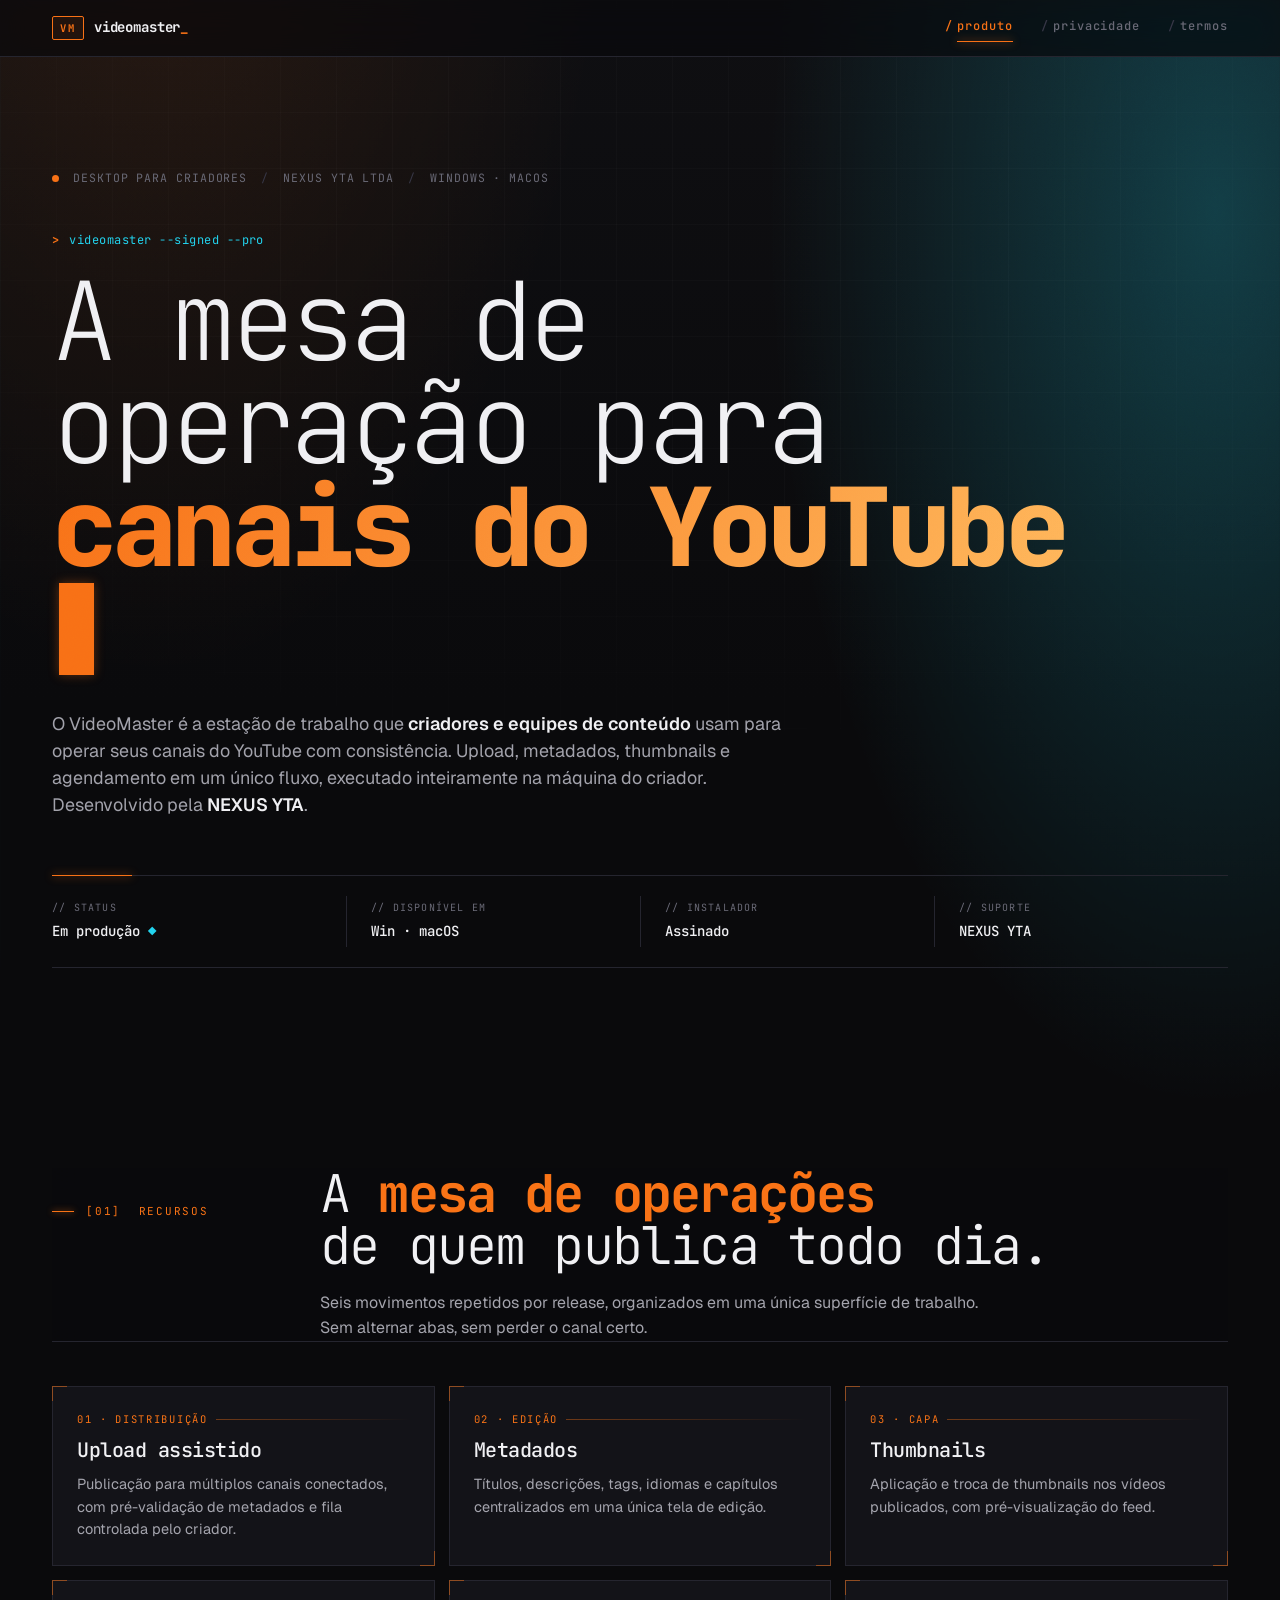
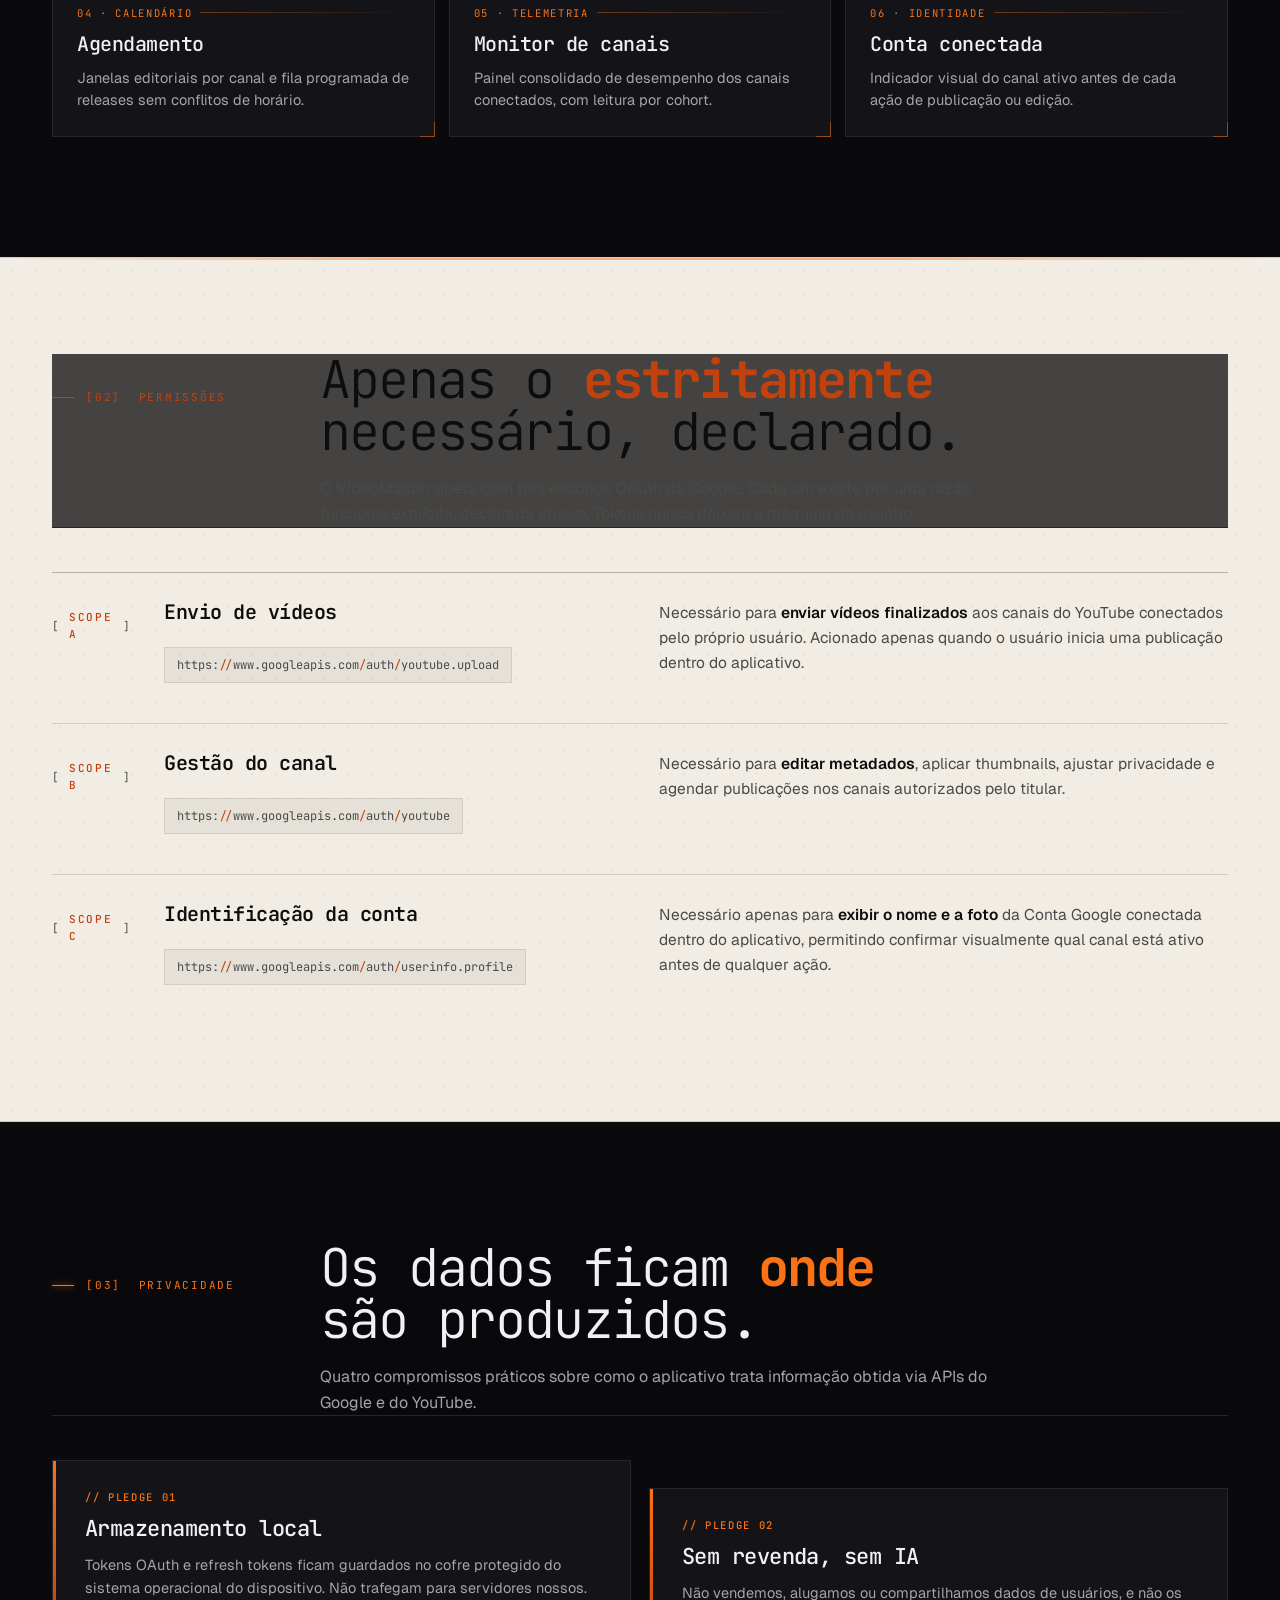
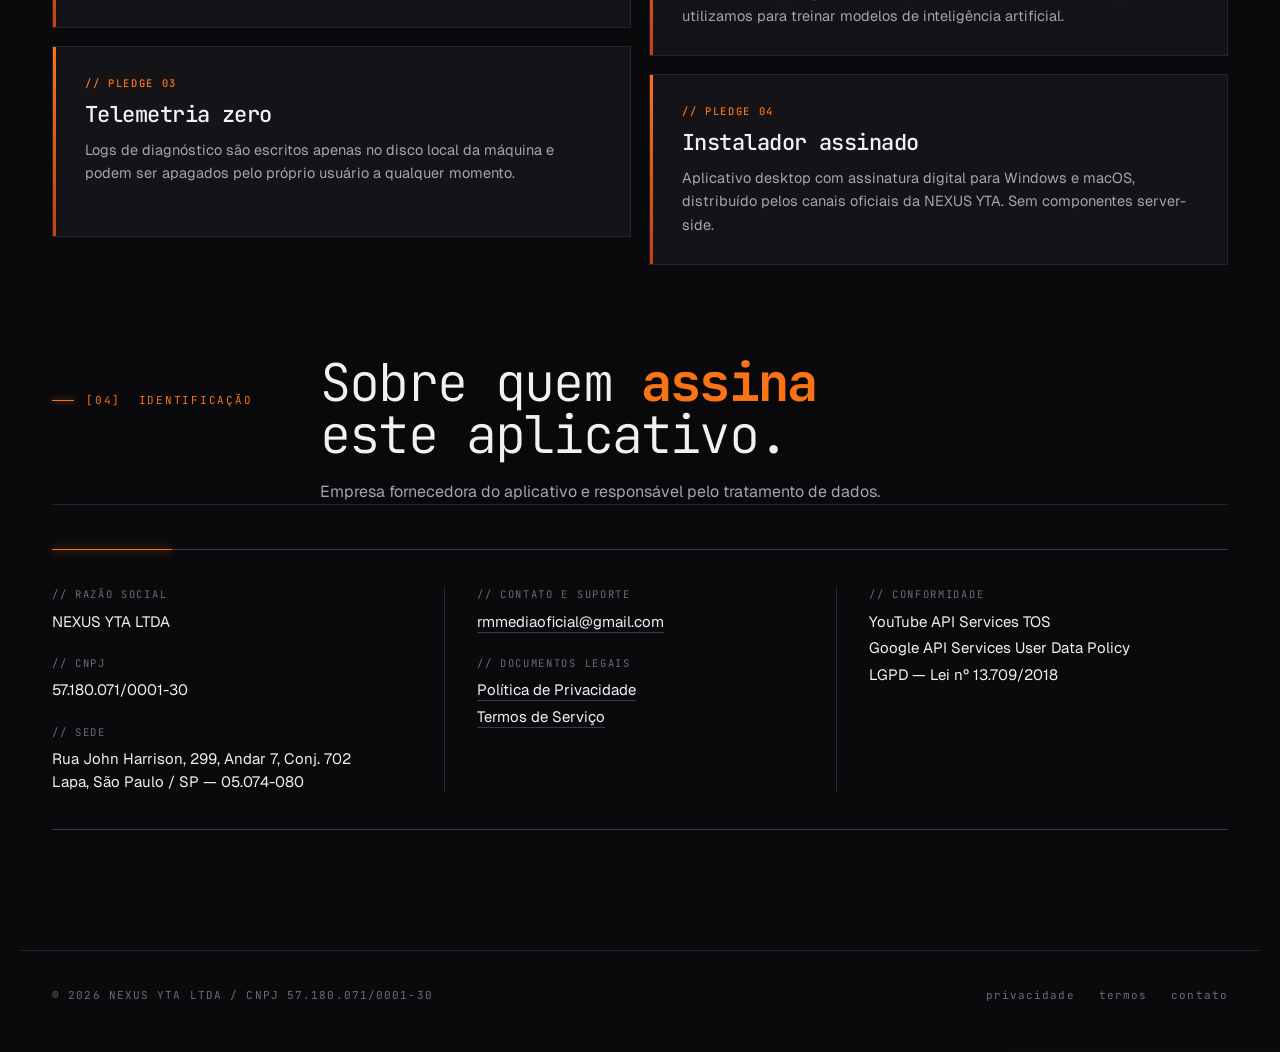
<file: index.html>
<!doctype html>
<html lang="pt-BR">
  <head>
    <meta charset="utf-8" />
    <meta name="viewport" content="width=device-width, initial-scale=1" />
    <meta
      name="google-site-verification"
      content="KqHkLrD3Z9tgiDX5jpZ90Svf8pslTsRHXXso_JYDPWY"
    />
    <title>VideoMaster — Aplicativo desktop para criadores do YouTube</title>
    <meta
      name="description"
      content="VideoMaster é um aplicativo desktop para criadores e equipes de conteúdo do YouTube — upload, metadados, thumbnails e agendamento em um único fluxo, executado localmente."
    />
    <link rel="preconnect" href="https://fonts.googleapis.com" />
    <link rel="preconnect" href="https://fonts.gstatic.com" crossorigin />
    <link
      href="https://fonts.googleapis.com/css2?family=Geist:wght@300;400;500;600;700&family=JetBrains+Mono:ital,wght@0,200;0,300;0,400;0,500;0,600;0,700;0,800;1,400&display=swap"
      rel="stylesheet"
    />
    <link rel="stylesheet" href="assets/style.css" />
  </head>
  <body>
    <header>
      <nav class="nav">
        <a href="index.html" class="brand" aria-label="VideoMaster — início">
          <span class="brand-mark">VM</span>
          <span>videomaster<span style="color: var(--accent)">_</span></span>
        </a>
        <div class="nav-links">
          <a href="index.html" class="active">produto</a>
          <a href="privacy.html">privacidade</a>
          <a href="terms.html">termos</a>
        </div>
      </nav>
    </header>

    <main>
      <!-- ============================================================
           HERO
           ============================================================ -->
      <section class="hero">
        <div class="hero-meta rise rise-1">
          <span class="live-dot" aria-hidden="true"></span>
          <span>DESKTOP PARA CRIADORES</span>
          <span class="sep">/</span>
          <span>NEXUS YTA LTDA</span>
          <span class="sep">/</span>
          <span>WINDOWS · MACOS</span>
        </div>

        <div class="hero-prompt rise rise-2">videomaster --signed --pro</div>

        <h1 class="rise rise-2">
          A mesa de<br />
          operação para<br />
          <strong>canais do YouTube</strong><span class="cursor" aria-hidden="true"></span>
        </h1>

        <p class="hero-lede rise rise-3">
          O VideoMaster é a estação de trabalho que <strong>criadores e equipes de
          conteúdo</strong> usam para operar seus canais do YouTube com consistência.
          Upload, metadados, thumbnails e agendamento em um único fluxo, executado
          inteiramente na máquina do criador. Desenvolvido pela <strong>NEXUS YTA</strong>.
        </p>

        <dl class="hero-rail rise rise-4">
          <div>
            <dt>// status</dt>
            <dd>Em produção <span class="blink-cyan">◆</span></dd>
          </div>
          <div>
            <dt>// disponível em</dt>
            <dd>Win · macOS</dd>
          </div>
          <div>
            <dt>// instalador</dt>
            <dd>Assinado</dd>
          </div>
          <div>
            <dt>// suporte</dt>
            <dd>NEXUS YTA</dd>
          </div>
        </dl>
      </section>

      <!-- ============================================================
           [01]  PRODUTO / RECURSOS
           ============================================================ -->
      <section class="section">
        <header class="section-head">
          <span class="section-num">[01]&nbsp;&nbsp;recursos</span>
          <div>
            <h2 class="section-title">
              A <strong>mesa de operações</strong><br />de quem publica todo dia.
            </h2>
            <p class="section-kicker">
              Seis movimentos repetidos por release, organizados em uma única superfície
              de trabalho. Sem alternar abas, sem perder o canal certo.
            </p>
          </div>
        </header>

        <div class="features">
          <article class="feat">
            <span class="feat-index">01 · distribuição</span>
            <h3 class="feat-title">Upload assistido</h3>
            <p class="feat-body">
              Publicação para múltiplos canais conectados, com pré-validação de metadados
              e fila controlada pelo criador.
            </p>
          </article>

          <article class="feat">
            <span class="feat-index">02 · edição</span>
            <h3 class="feat-title">Metadados</h3>
            <p class="feat-body">
              Títulos, descrições, tags, idiomas e capítulos centralizados em uma única
              tela de edição.
            </p>
          </article>

          <article class="feat">
            <span class="feat-index">03 · capa</span>
            <h3 class="feat-title">Thumbnails</h3>
            <p class="feat-body">
              Aplicação e troca de thumbnails nos vídeos publicados, com pré-visualização
              do feed.
            </p>
          </article>

          <article class="feat">
            <span class="feat-index">04 · calendário</span>
            <h3 class="feat-title">Agendamento</h3>
            <p class="feat-body">
              Janelas editoriais por canal e fila programada de releases sem conflitos de
              horário.
            </p>
          </article>

          <article class="feat">
            <span class="feat-index">05 · telemetria</span>
            <h3 class="feat-title">Monitor de canais</h3>
            <p class="feat-body">
              Painel consolidado de desempenho dos canais conectados, com leitura por
              cohort.
            </p>
          </article>

          <article class="feat">
            <span class="feat-index">06 · identidade</span>
            <h3 class="feat-title">Conta conectada</h3>
            <p class="feat-body">
              Indicador visual do canal ativo antes de cada ação de publicação ou edição.
            </p>
          </article>
        </div>
      </section>

      <!-- ============================================================
           [02]  PERMISSÕES OAUTH — INVERTED LIGHT PANEL
           ============================================================ -->
      <section class="section section--invert" id="permissoes">
        <header class="section-head">
          <span class="section-num">[02]&nbsp;&nbsp;permissões</span>
          <div>
            <h2 class="section-title">
              Apenas o <strong>estritamente</strong><br />necessário, declarado.
            </h2>
            <p class="section-kicker">
              O VideoMaster opera com três escopos OAuth da Google. Cada um existe por
              uma razão funcional explícita, declarada abaixo. Tokens nunca deixam a
              máquina do usuário.
            </p>
          </div>
        </header>

        <div class="scopes">
          <div class="scope">
            <span class="scope-num">scope a</span>
            <div class="scope-row">
              <div>
                <h3 class="scope-name">Envio de vídeos</h3>
                <p class="scope-uri">
                  https:<span class="slash">//</span>www.googleapis.com<span class="slash">/</span>auth<span class="slash">/</span>youtube.upload
                </p>
              </div>
              <p class="scope-why">
                Necessário para <strong>enviar vídeos finalizados</strong> aos canais do
                YouTube conectados pelo próprio usuário. Acionado apenas quando o
                usuário inicia uma publicação dentro do aplicativo.
              </p>
            </div>
          </div>

          <div class="scope">
            <span class="scope-num">scope b</span>
            <div class="scope-row">
              <div>
                <h3 class="scope-name">Gestão do canal</h3>
                <p class="scope-uri">
                  https:<span class="slash">//</span>www.googleapis.com<span class="slash">/</span>auth<span class="slash">/</span>youtube
                </p>
              </div>
              <p class="scope-why">
                Necessário para <strong>editar metadados</strong>, aplicar thumbnails,
                ajustar privacidade e agendar publicações nos canais autorizados pelo
                titular.
              </p>
            </div>
          </div>

          <div class="scope">
            <span class="scope-num">scope c</span>
            <div class="scope-row">
              <div>
                <h3 class="scope-name">Identificação da conta</h3>
                <p class="scope-uri">
                  https:<span class="slash">//</span>www.googleapis.com<span class="slash">/</span>auth<span class="slash">/</span>userinfo.profile
                </p>
              </div>
              <p class="scope-why">
                Necessário apenas para <strong>exibir o nome e a foto</strong> da Conta
                Google conectada dentro do aplicativo, permitindo confirmar visualmente
                qual canal está ativo antes de qualquer ação.
              </p>
            </div>
          </div>
        </div>
      </section>

      <!-- ============================================================
           [03]  PRIVACIDADE — staggered offset grid
           ============================================================ -->
      <section class="section">
        <header class="section-head">
          <span class="section-num">[03]&nbsp;&nbsp;privacidade</span>
          <div>
            <h2 class="section-title">
              Os dados ficam <strong>onde</strong><br />são produzidos.
            </h2>
            <p class="section-kicker">
              Quatro compromissos práticos sobre como o aplicativo trata informação obtida
              via APIs do Google e do YouTube.
            </p>
          </div>
        </header>

        <div class="pledges">
          <article class="pledge">
            <span class="pledge-mark">// pledge 01</span>
            <h3 class="pledge-title">Armazenamento local</h3>
            <p class="pledge-body">
              Tokens OAuth e refresh tokens ficam guardados no cofre protegido do sistema
              operacional do dispositivo. Não trafegam para servidores nossos.
            </p>
          </article>

          <article class="pledge">
            <span class="pledge-mark">// pledge 02</span>
            <h3 class="pledge-title">Sem revenda, sem IA</h3>
            <p class="pledge-body">
              Não vendemos, alugamos ou compartilhamos dados de usuários, e não os
              utilizamos para treinar modelos de inteligência artificial.
            </p>
          </article>

          <article class="pledge">
            <span class="pledge-mark">// pledge 03</span>
            <h3 class="pledge-title">Telemetria zero</h3>
            <p class="pledge-body">
              Logs de diagnóstico são escritos apenas no disco local da máquina e podem
              ser apagados pelo próprio usuário a qualquer momento.
            </p>
          </article>

          <article class="pledge">
            <span class="pledge-mark">// pledge 04</span>
            <h3 class="pledge-title">Instalador assinado</h3>
            <p class="pledge-body">
              Aplicativo desktop com assinatura digital para Windows e macOS, distribuído
              pelos canais oficiais da NEXUS YTA. Sem componentes server-side.
            </p>
          </article>
        </div>
      </section>

      <!-- ============================================================
           [04]  COLOPHON / EMPRESA
           ============================================================ -->
      <section class="section">
        <header class="section-head">
          <span class="section-num">[04]&nbsp;&nbsp;identificação</span>
          <div>
            <h2 class="section-title">
              Sobre quem <strong>assina</strong><br />este aplicativo.
            </h2>
            <p class="section-kicker">
              Empresa fornecedora do aplicativo e responsável pelo tratamento de dados.
            </p>
          </div>
        </header>

        <div class="colophon">
          <dl>
            <dt>// razão social</dt>
            <dd>NEXUS YTA LTDA</dd>
            <dt>// cnpj</dt>
            <dd>57.180.071/0001-30</dd>
            <dt>// sede</dt>
            <dd>
              Rua John Harrison, 299, Andar 7, Conj. 702<br />
              Lapa, São Paulo / SP — 05.074-080
            </dd>
          </dl>

          <dl>
            <dt>// contato e suporte</dt>
            <dd>
              <a href="mailto:rmmediaoficial@gmail.com">rmmediaoficial@gmail.com</a>
            </dd>
            <dt>// documentos legais</dt>
            <dd><a href="privacy.html">Política de Privacidade</a></dd>
            <dd><a href="terms.html">Termos de Serviço</a></dd>
          </dl>

          <dl>
            <dt>// conformidade</dt>
            <dd>YouTube API Services TOS</dd>
            <dd>Google API Services User Data Policy</dd>
            <dd>LGPD — Lei nº 13.709/2018</dd>
          </dl>
        </div>
      </section>
    </main>

    <footer>
      <div>&copy; 2026 NEXUS YTA LTDA / CNPJ 57.180.071/0001-30</div>
      <div class="footer-links">
        <a href="privacy.html">privacidade</a>
        <a href="terms.html">termos</a>
        <a href="mailto:rmmediaoficial@gmail.com">contato</a>
      </div>
    </footer>
  </body>
</html>
</file>
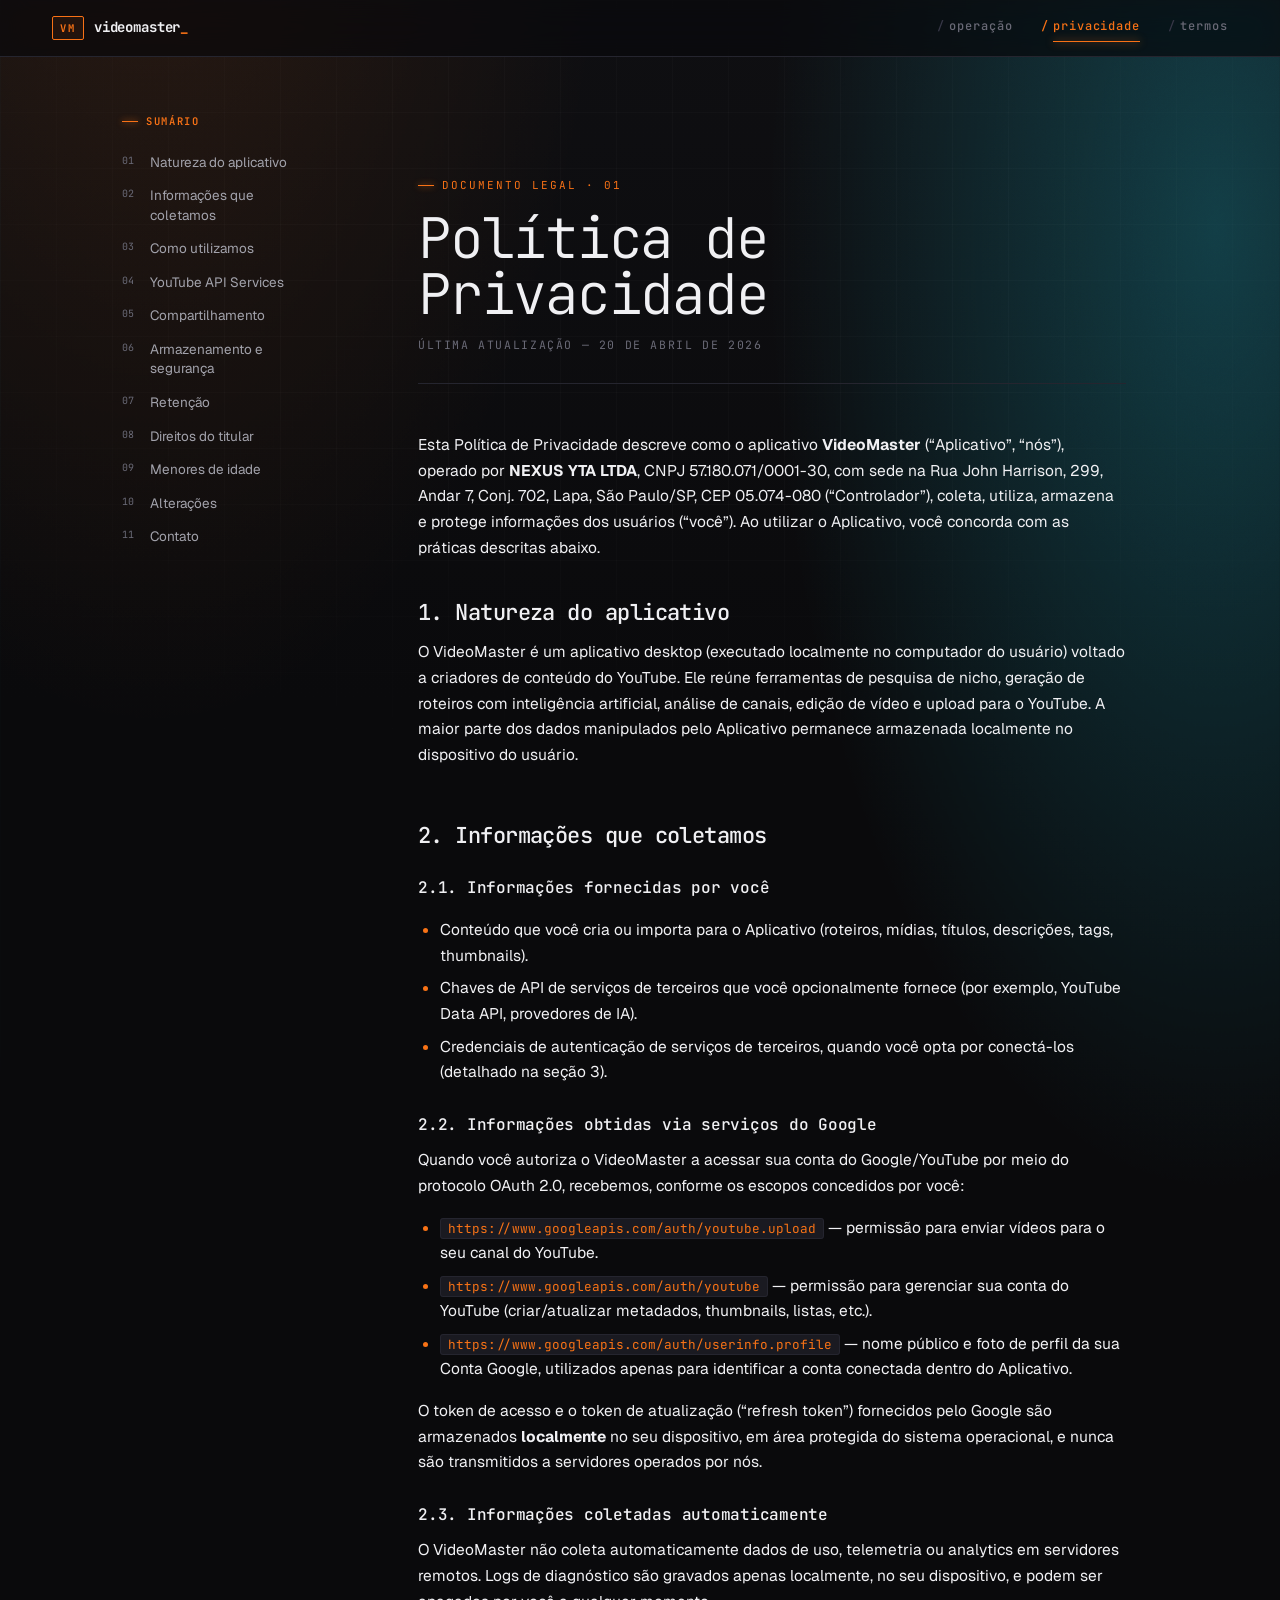
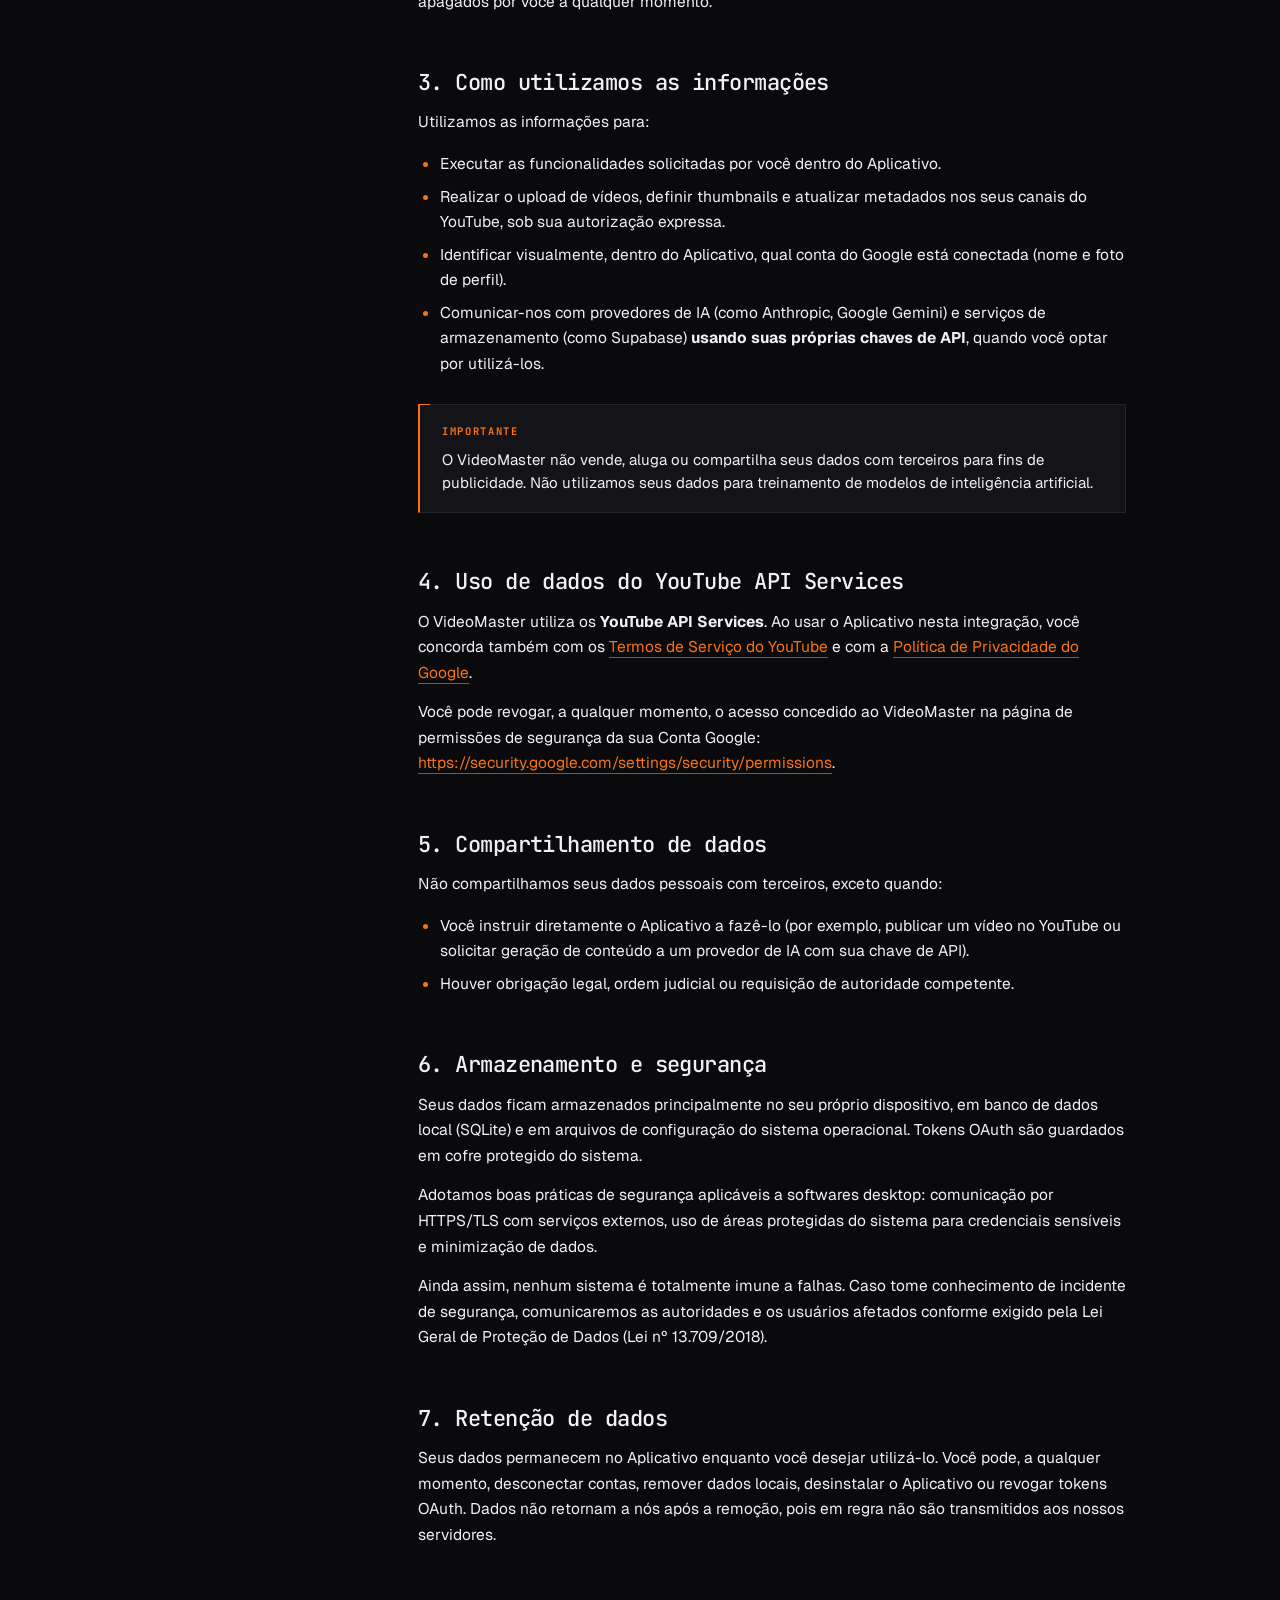
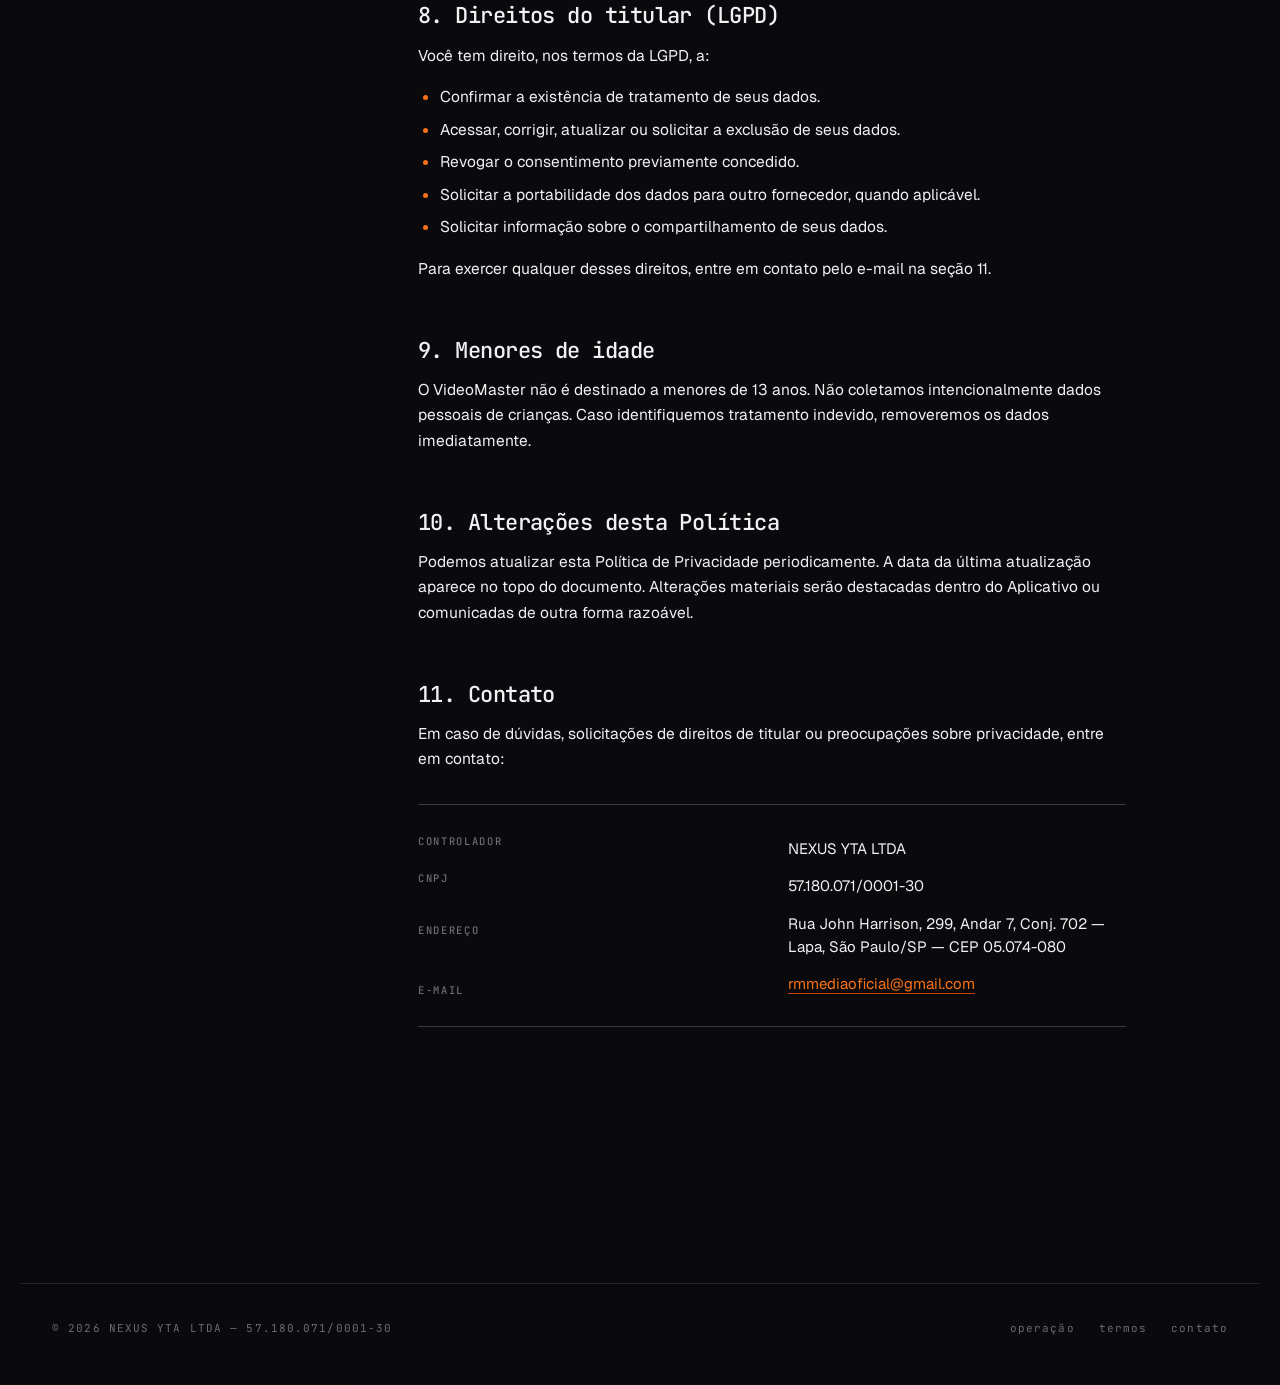
<file: privacy.html>
<!doctype html>
<html lang="pt-BR">
  <head>
    <meta charset="utf-8" />
    <meta name="viewport" content="width=device-width, initial-scale=1" />
    <title>Política de Privacidade — VideoMaster</title>
    <meta
      name="description"
      content="Política de Privacidade do aplicativo VideoMaster, operado por NEXUS YTA LTDA."
    />
    <link rel="preconnect" href="https://fonts.googleapis.com" />
    <link rel="preconnect" href="https://fonts.gstatic.com" crossorigin />
    <link
      href="https://fonts.googleapis.com/css2?family=Geist:wght@300;400;500;600;700&family=JetBrains+Mono:ital,wght@0,200;0,300;0,400;0,500;0,600;0,700;0,800;1,400&display=swap"
      rel="stylesheet"
    />
    <link rel="stylesheet" href="assets/style.css" />
  </head>
  <body>
    <header>
      <nav class="nav">
        <a href="index.html" class="brand" aria-label="VideoMaster — início">
          <span class="brand-mark">VM</span>
          <span>videomaster<span style="color: var(--accent)">_</span></span>
        </a>
        <div class="nav-links">
          <a href="index.html">operação</a>
          <a href="privacy.html" class="active">privacidade</a>
          <a href="terms.html">termos</a>
        </div>
      </nav>
    </header>

    <div class="doc-layout">
      <aside class="doc-toc" aria-label="Sumário">
        <h4>Sumário</h4>
        <ol>
          <li><a href="#sec-1">Natureza do aplicativo</a></li>
          <li><a href="#sec-2">Informações que coletamos</a></li>
          <li><a href="#sec-3">Como utilizamos</a></li>
          <li><a href="#sec-4">YouTube API Services</a></li>
          <li><a href="#sec-5">Compartilhamento</a></li>
          <li><a href="#sec-6">Armazenamento e segurança</a></li>
          <li><a href="#sec-7">Retenção</a></li>
          <li><a href="#sec-8">Direitos do titular</a></li>
          <li><a href="#sec-9">Menores de idade</a></li>
          <li><a href="#sec-10">Alterações</a></li>
          <li><a href="#sec-11">Contato</a></li>
        </ol>
      </aside>

      <main class="doc">
        <span class="doc-eyebrow">Documento legal · 01</span>
        <h1>Política de Privacidade</h1>
        <p class="updated">Última atualização — 20 de abril de 2026</p>

        <p>
          Esta Política de Privacidade descreve como o aplicativo <strong>VideoMaster</strong>
          (&ldquo;Aplicativo&rdquo;, &ldquo;nós&rdquo;), operado por
          <strong>NEXUS YTA LTDA</strong>, CNPJ 57.180.071/0001-30, com sede na Rua John
          Harrison, 299, Andar 7, Conj. 702, Lapa, São Paulo/SP, CEP 05.074-080
          (&ldquo;Controlador&rdquo;), coleta, utiliza, armazena e protege informações dos
          usuários (&ldquo;você&rdquo;). Ao utilizar o Aplicativo, você concorda com as
          práticas descritas abaixo.
        </p>

        <h2 id="sec-1">1. Natureza do aplicativo</h2>
        <p>
          O VideoMaster é um aplicativo desktop (executado localmente no computador do
          usuário) voltado a criadores de conteúdo do YouTube. Ele reúne ferramentas de
          pesquisa de nicho, geração de roteiros com inteligência artificial, análise de
          canais, edição de vídeo e upload para o YouTube. A maior parte dos dados
          manipulados pelo Aplicativo permanece armazenada localmente no dispositivo do
          usuário.
        </p>

        <h2 id="sec-2">2. Informações que coletamos</h2>

        <h3>2.1. Informações fornecidas por você</h3>
        <ul>
          <li>
            Conteúdo que você cria ou importa para o Aplicativo (roteiros, mídias,
            títulos, descrições, tags, thumbnails).
          </li>
          <li>
            Chaves de API de serviços de terceiros que você opcionalmente fornece (por
            exemplo, YouTube Data API, provedores de IA).
          </li>
          <li>
            Credenciais de autenticação de serviços de terceiros, quando você opta por
            conectá-los (detalhado na seção 3).
          </li>
        </ul>

        <h3>2.2. Informações obtidas via serviços do Google</h3>
        <p>
          Quando você autoriza o VideoMaster a acessar sua conta do Google/YouTube por meio
          do protocolo OAuth 2.0, recebemos, conforme os escopos concedidos por você:
        </p>
        <ul>
          <li>
            <code>https://www.googleapis.com/auth/youtube.upload</code> — permissão para
            enviar vídeos para o seu canal do YouTube.
          </li>
          <li>
            <code>https://www.googleapis.com/auth/youtube</code> — permissão para
            gerenciar sua conta do YouTube (criar/atualizar metadados, thumbnails,
            listas, etc.).
          </li>
          <li>
            <code>https://www.googleapis.com/auth/userinfo.profile</code> — nome público
            e foto de perfil da sua Conta Google, utilizados apenas para identificar a
            conta conectada dentro do Aplicativo.
          </li>
        </ul>
        <p>
          O token de acesso e o token de atualização (&ldquo;refresh token&rdquo;)
          fornecidos pelo Google são armazenados <strong>localmente</strong> no seu
          dispositivo, em área protegida do sistema operacional, e nunca são transmitidos
          a servidores operados por nós.
        </p>

        <h3>2.3. Informações coletadas automaticamente</h3>
        <p>
          O VideoMaster não coleta automaticamente dados de uso, telemetria ou analytics
          em servidores remotos. Logs de diagnóstico são gravados apenas localmente, no
          seu dispositivo, e podem ser apagados por você a qualquer momento.
        </p>

        <h2 id="sec-3">3. Como utilizamos as informações</h2>
        <p>Utilizamos as informações para:</p>
        <ul>
          <li>Executar as funcionalidades solicitadas por você dentro do Aplicativo.</li>
          <li>
            Realizar o upload de vídeos, definir thumbnails e atualizar metadados nos
            seus canais do YouTube, sob sua autorização expressa.
          </li>
          <li>
            Identificar visualmente, dentro do Aplicativo, qual conta do Google está
            conectada (nome e foto de perfil).
          </li>
          <li>
            Comunicar-nos com provedores de IA (como Anthropic, Google Gemini) e
            serviços de armazenamento (como Supabase) <strong>usando suas próprias chaves
            de API</strong>, quando você optar por utilizá-los.
          </li>
        </ul>

        <div class="callout">
          <strong>Importante</strong>
          O VideoMaster não vende, aluga ou compartilha seus dados com terceiros para
          fins de publicidade. Não utilizamos seus dados para treinamento de modelos de
          inteligência artificial.
        </div>

        <h2 id="sec-4">4. Uso de dados do YouTube API Services</h2>
        <p>
          O VideoMaster utiliza os <strong>YouTube API Services</strong>. Ao usar o
          Aplicativo nesta integração, você concorda também com os
          <a href="https://www.youtube.com/t/terms" target="_blank" rel="noopener noreferrer"
            >Termos de Serviço do YouTube</a
          >
          e com a
          <a
            href="https://policies.google.com/privacy"
            target="_blank"
            rel="noopener noreferrer"
            >Política de Privacidade do Google</a
          >.
        </p>
        <p>
          Você pode revogar, a qualquer momento, o acesso concedido ao VideoMaster na
          página de permissões de segurança da sua Conta Google:
          <a
            href="https://security.google.com/settings/security/permissions"
            target="_blank"
            rel="noopener noreferrer"
            >https://security.google.com/settings/security/permissions</a
          >.
        </p>

        <h2 id="sec-5">5. Compartilhamento de dados</h2>
        <p>Não compartilhamos seus dados pessoais com terceiros, exceto quando:</p>
        <ul>
          <li>
            Você instruir diretamente o Aplicativo a fazê-lo (por exemplo, publicar um
            vídeo no YouTube ou solicitar geração de conteúdo a um provedor de IA com
            sua chave de API).
          </li>
          <li>
            Houver obrigação legal, ordem judicial ou requisição de autoridade
            competente.
          </li>
        </ul>

        <h2 id="sec-6">6. Armazenamento e segurança</h2>
        <p>
          Seus dados ficam armazenados principalmente no seu próprio dispositivo, em
          banco de dados local (SQLite) e em arquivos de configuração do sistema
          operacional. Tokens OAuth são guardados em cofre protegido do sistema.
        </p>
        <p>
          Adotamos boas práticas de segurança aplicáveis a softwares desktop: comunicação
          por HTTPS/TLS com serviços externos, uso de áreas protegidas do sistema para
          credenciais sensíveis e minimização de dados.
        </p>
        <p>
          Ainda assim, nenhum sistema é totalmente imune a falhas. Caso tome
          conhecimento de incidente de segurança, comunicaremos as autoridades e os
          usuários afetados conforme exigido pela Lei Geral de Proteção de Dados (Lei nº
          13.709/2018).
        </p>

        <h2 id="sec-7">7. Retenção de dados</h2>
        <p>
          Seus dados permanecem no Aplicativo enquanto você desejar utilizá-lo. Você
          pode, a qualquer momento, desconectar contas, remover dados locais, desinstalar
          o Aplicativo ou revogar tokens OAuth. Dados não retornam a nós após a remoção,
          pois em regra não são transmitidos aos nossos servidores.
        </p>

        <h2 id="sec-8">8. Direitos do titular (LGPD)</h2>
        <p>Você tem direito, nos termos da LGPD, a:</p>
        <ul>
          <li>Confirmar a existência de tratamento de seus dados.</li>
          <li>Acessar, corrigir, atualizar ou solicitar a exclusão de seus dados.</li>
          <li>Revogar o consentimento previamente concedido.</li>
          <li>
            Solicitar a portabilidade dos dados para outro fornecedor, quando aplicável.
          </li>
          <li>Solicitar informação sobre o compartilhamento de seus dados.</li>
        </ul>
        <p>Para exercer qualquer desses direitos, entre em contato pelo e-mail na seção 11.</p>

        <h2 id="sec-9">9. Menores de idade</h2>
        <p>
          O VideoMaster não é destinado a menores de 13 anos. Não coletamos
          intencionalmente dados pessoais de crianças. Caso identifiquemos tratamento
          indevido, removeremos os dados imediatamente.
        </p>

        <h2 id="sec-10">10. Alterações desta Política</h2>
        <p>
          Podemos atualizar esta Política de Privacidade periodicamente. A data da última
          atualização aparece no topo do documento. Alterações materiais serão
          destacadas dentro do Aplicativo ou comunicadas de outra forma razoável.
        </p>

        <h2 id="sec-11">11. Contato</h2>
        <p>
          Em caso de dúvidas, solicitações de direitos de titular ou preocupações sobre
          privacidade, entre em contato:
        </p>
        <dl class="contact-box">
          <dt>Controlador</dt>
          <dd>NEXUS YTA LTDA</dd>
          <dt>CNPJ</dt>
          <dd>57.180.071/0001-30</dd>
          <dt>Endereço</dt>
          <dd>
            Rua John Harrison, 299, Andar 7, Conj. 702 — Lapa, São Paulo/SP — CEP
            05.074-080
          </dd>
          <dt>E-mail</dt>
          <dd>
            <a href="mailto:rmmediaoficial@gmail.com">rmmediaoficial@gmail.com</a>
          </dd>
        </dl>
      </main>
    </div>

    <footer>
      <div>&copy; 2026 NEXUS YTA LTDA — 57.180.071/0001-30</div>
      <div class="footer-links">
        <a href="index.html">operação</a>
        <a href="terms.html">termos</a>
        <a href="mailto:rmmediaoficial@gmail.com">contato</a>
      </div>
    </footer>
  </body>
</html>
</file>
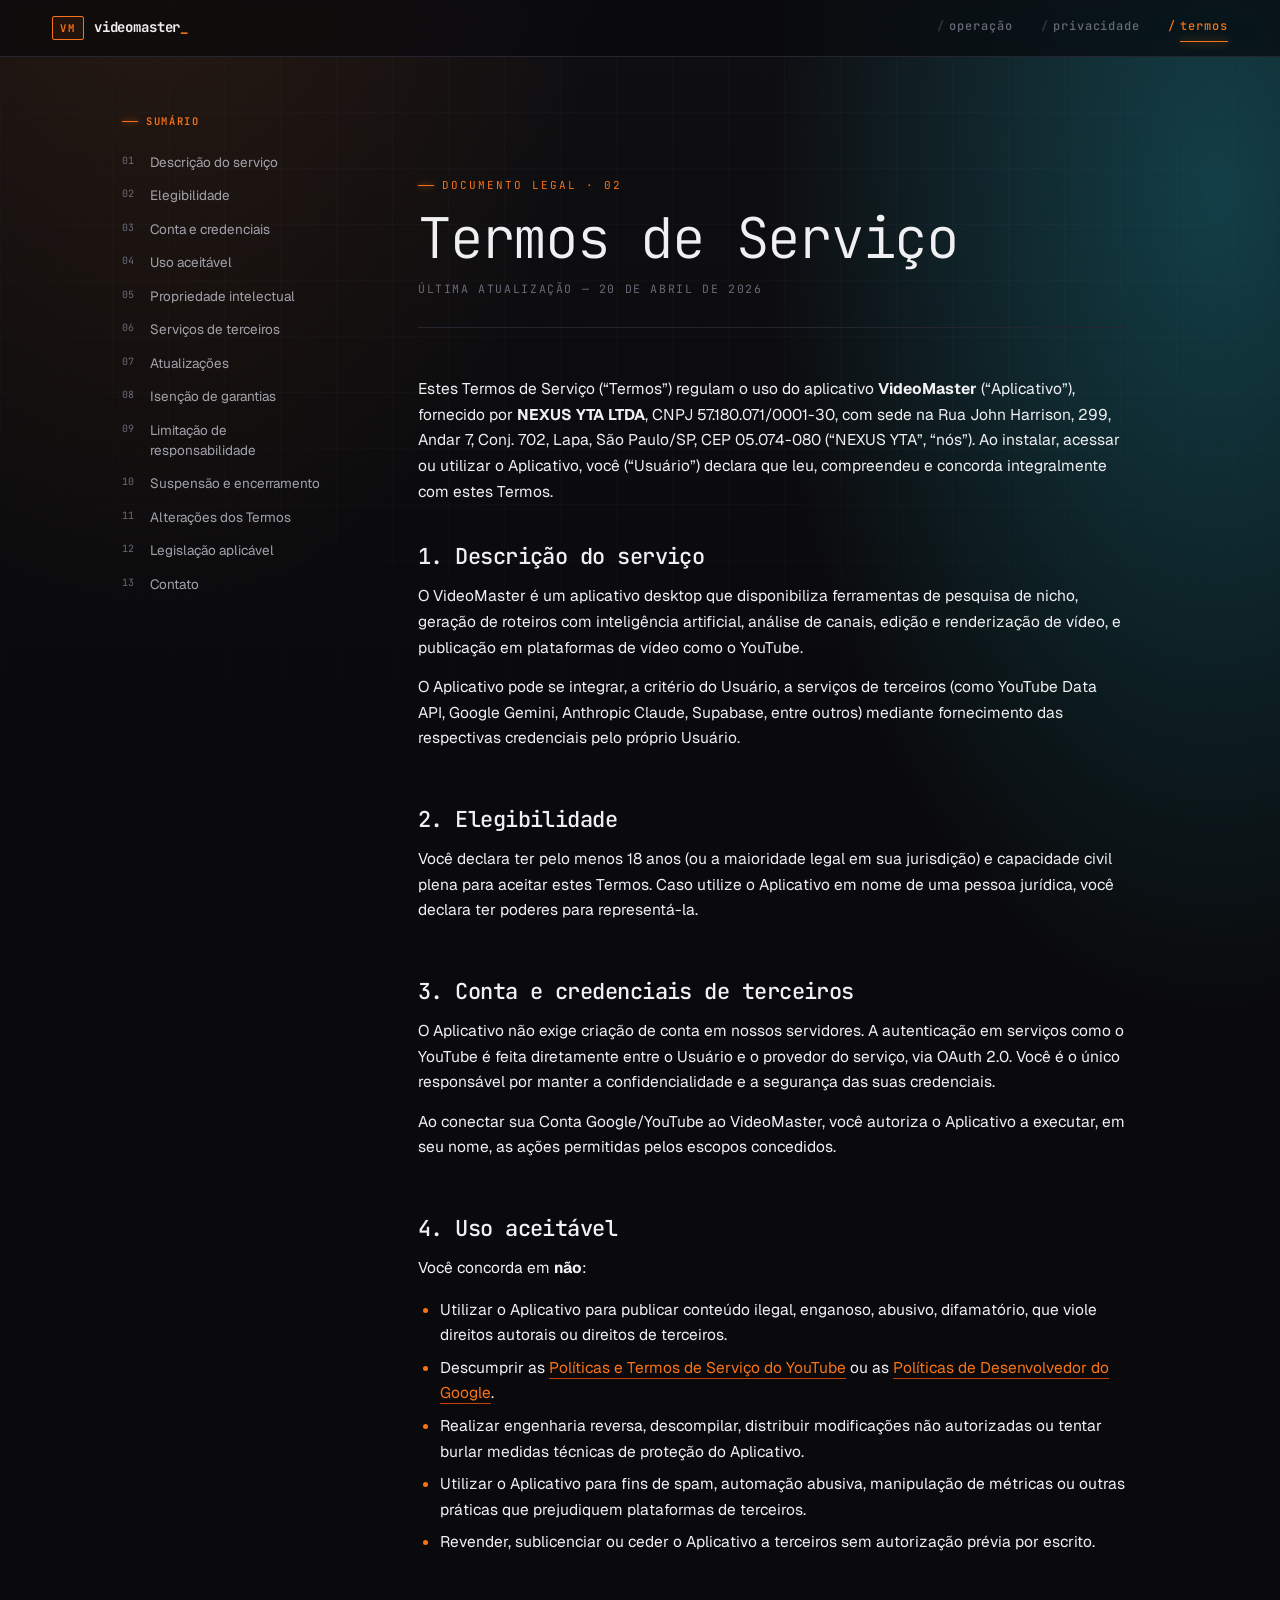
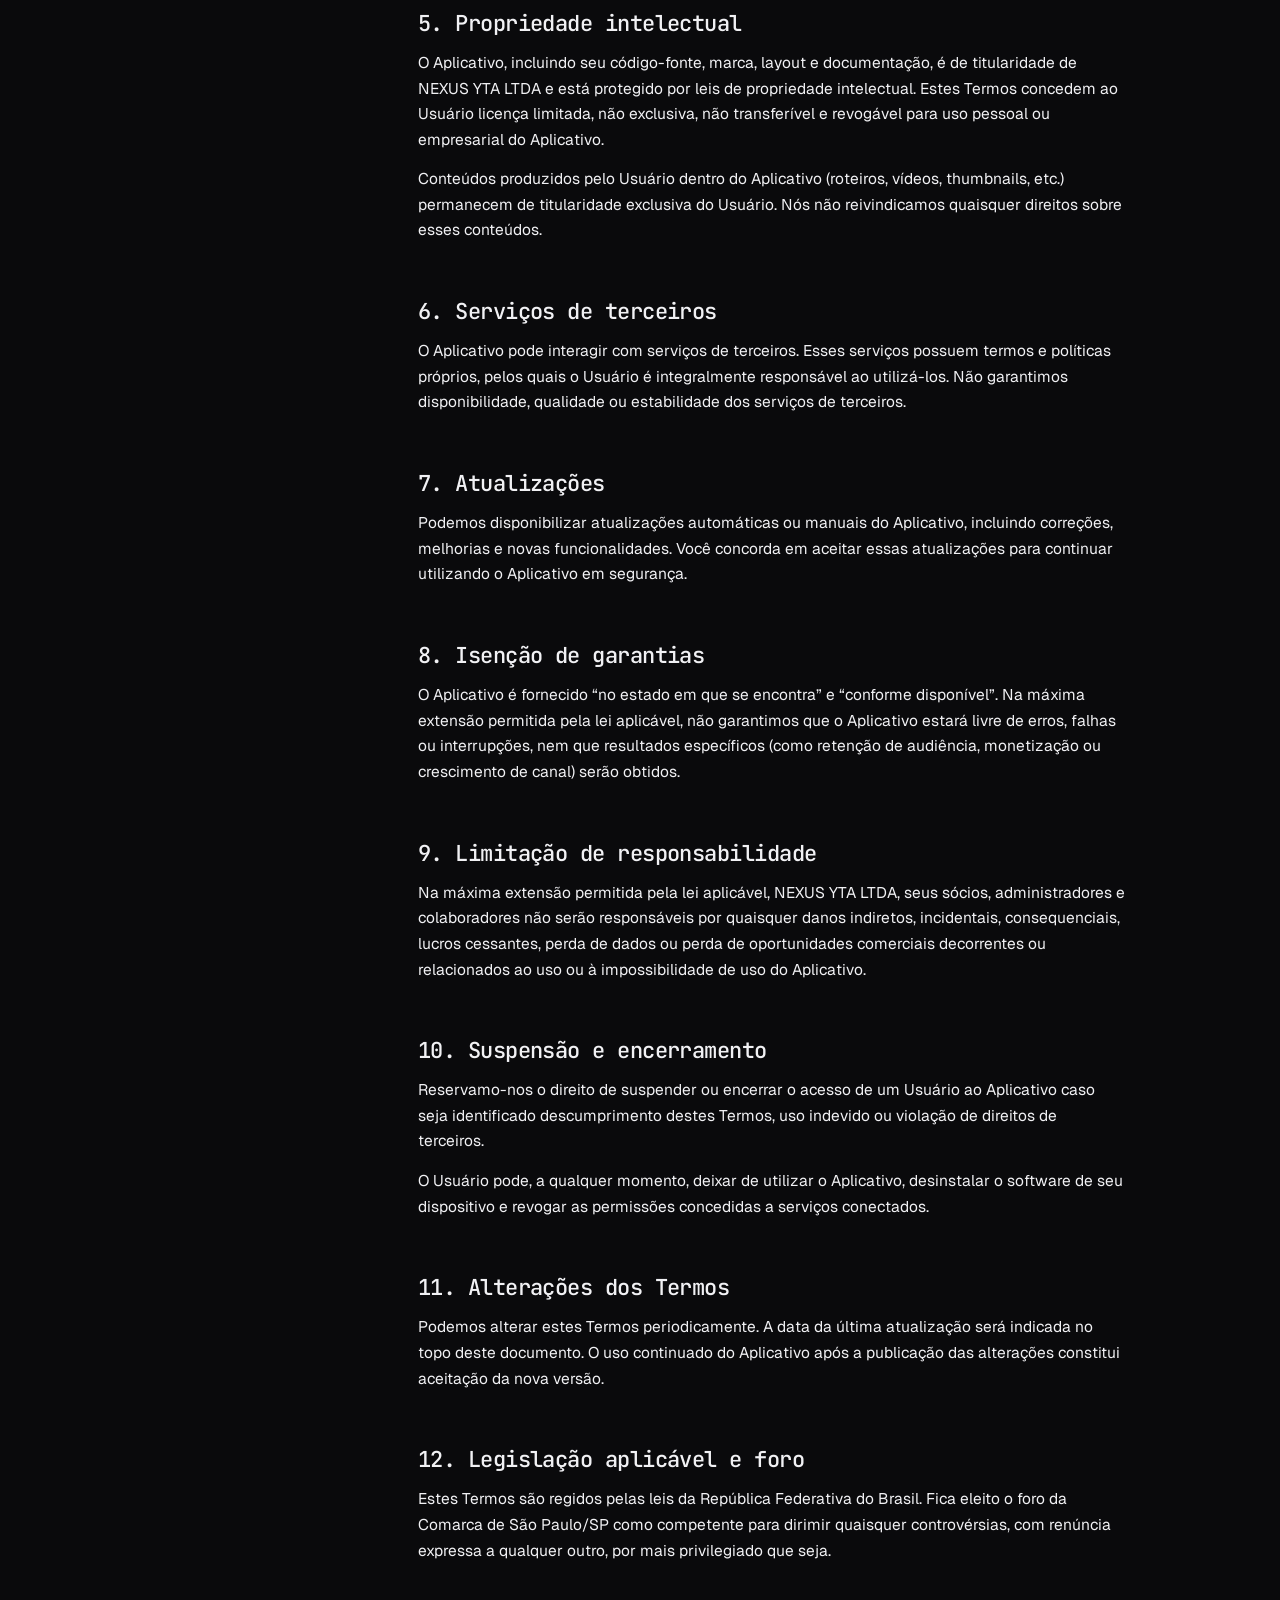
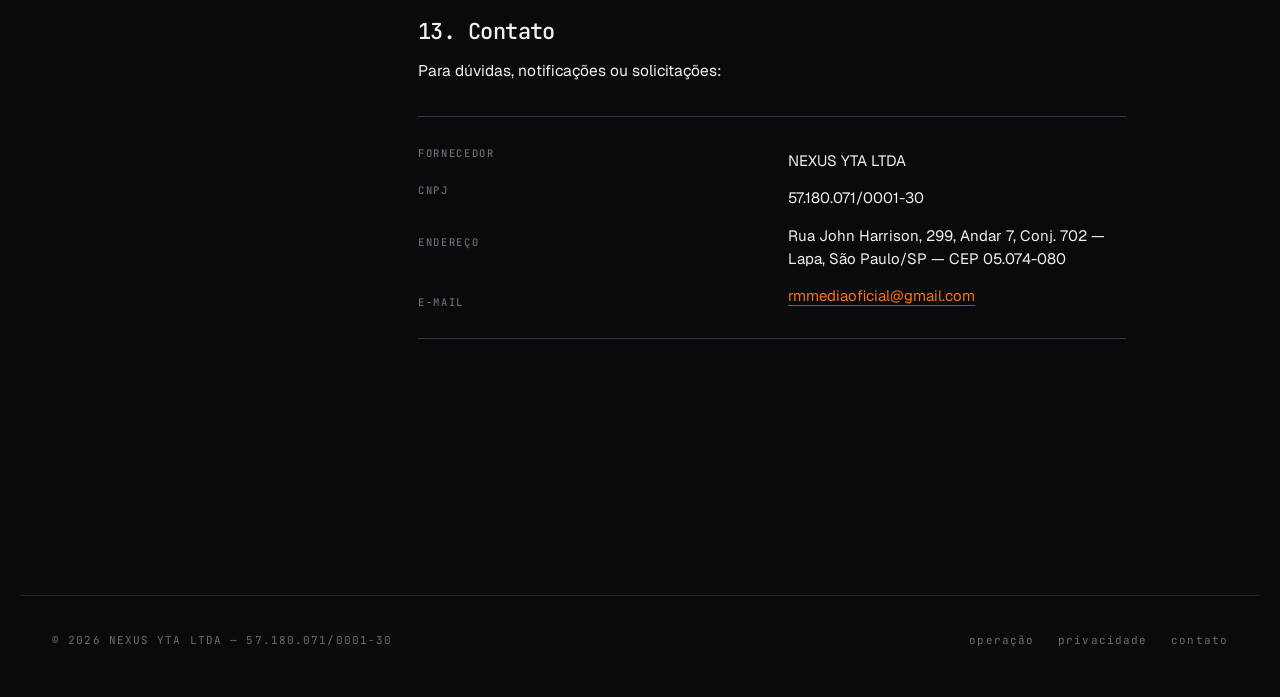
<file: terms.html>
<!doctype html>
<html lang="pt-BR">
  <head>
    <meta charset="utf-8" />
    <meta name="viewport" content="width=device-width, initial-scale=1" />
    <title>Termos de Serviço — VideoMaster</title>
    <meta
      name="description"
      content="Termos de Serviço do aplicativo VideoMaster, operado por NEXUS YTA LTDA."
    />
    <link rel="preconnect" href="https://fonts.googleapis.com" />
    <link rel="preconnect" href="https://fonts.gstatic.com" crossorigin />
    <link
      href="https://fonts.googleapis.com/css2?family=Geist:wght@300;400;500;600;700&family=JetBrains+Mono:ital,wght@0,200;0,300;0,400;0,500;0,600;0,700;0,800;1,400&display=swap"
      rel="stylesheet"
    />
    <link rel="stylesheet" href="assets/style.css" />
  </head>
  <body>
    <header>
      <nav class="nav">
        <a href="index.html" class="brand" aria-label="VideoMaster — início">
          <span class="brand-mark">VM</span>
          <span>videomaster<span style="color: var(--accent)">_</span></span>
        </a>
        <div class="nav-links">
          <a href="index.html">operação</a>
          <a href="privacy.html">privacidade</a>
          <a href="terms.html" class="active">termos</a>
        </div>
      </nav>
    </header>

    <div class="doc-layout">
      <aside class="doc-toc" aria-label="Sumário">
        <h4>Sumário</h4>
        <ol>
          <li><a href="#sec-1">Descrição do serviço</a></li>
          <li><a href="#sec-2">Elegibilidade</a></li>
          <li><a href="#sec-3">Conta e credenciais</a></li>
          <li><a href="#sec-4">Uso aceitável</a></li>
          <li><a href="#sec-5">Propriedade intelectual</a></li>
          <li><a href="#sec-6">Serviços de terceiros</a></li>
          <li><a href="#sec-7">Atualizações</a></li>
          <li><a href="#sec-8">Isenção de garantias</a></li>
          <li><a href="#sec-9">Limitação de responsabilidade</a></li>
          <li><a href="#sec-10">Suspensão e encerramento</a></li>
          <li><a href="#sec-11">Alterações dos Termos</a></li>
          <li><a href="#sec-12">Legislação aplicável</a></li>
          <li><a href="#sec-13">Contato</a></li>
        </ol>
      </aside>

      <main class="doc">
        <span class="doc-eyebrow">Documento legal · 02</span>
        <h1>Termos de Serviço</h1>
        <p class="updated">Última atualização — 20 de abril de 2026</p>

        <p>
          Estes Termos de Serviço (&ldquo;Termos&rdquo;) regulam o uso do aplicativo
          <strong>VideoMaster</strong> (&ldquo;Aplicativo&rdquo;), fornecido por
          <strong>NEXUS YTA LTDA</strong>, CNPJ 57.180.071/0001-30, com sede na Rua John
          Harrison, 299, Andar 7, Conj. 702, Lapa, São Paulo/SP, CEP 05.074-080
          (&ldquo;NEXUS YTA&rdquo;, &ldquo;nós&rdquo;). Ao instalar, acessar ou utilizar o
          Aplicativo, você (&ldquo;Usuário&rdquo;) declara que leu, compreendeu e
          concorda integralmente com estes Termos.
        </p>

        <h2 id="sec-1">1. Descrição do serviço</h2>
        <p>
          O VideoMaster é um aplicativo desktop que disponibiliza ferramentas de pesquisa
          de nicho, geração de roteiros com inteligência artificial, análise de canais,
          edição e renderização de vídeo, e publicação em plataformas de vídeo como o
          YouTube.
        </p>
        <p>
          O Aplicativo pode se integrar, a critério do Usuário, a serviços de terceiros
          (como YouTube Data API, Google Gemini, Anthropic Claude, Supabase, entre
          outros) mediante fornecimento das respectivas credenciais pelo próprio
          Usuário.
        </p>

        <h2 id="sec-2">2. Elegibilidade</h2>
        <p>
          Você declara ter pelo menos 18 anos (ou a maioridade legal em sua jurisdição)
          e capacidade civil plena para aceitar estes Termos. Caso utilize o Aplicativo
          em nome de uma pessoa jurídica, você declara ter poderes para representá-la.
        </p>

        <h2 id="sec-3">3. Conta e credenciais de terceiros</h2>
        <p>
          O Aplicativo não exige criação de conta em nossos servidores. A autenticação
          em serviços como o YouTube é feita diretamente entre o Usuário e o provedor do
          serviço, via OAuth 2.0. Você é o único responsável por manter a
          confidencialidade e a segurança das suas credenciais.
        </p>
        <p>
          Ao conectar sua Conta Google/YouTube ao VideoMaster, você autoriza o
          Aplicativo a executar, em seu nome, as ações permitidas pelos escopos
          concedidos.
        </p>

        <h2 id="sec-4">4. Uso aceitável</h2>
        <p>Você concorda em <strong>não</strong>:</p>
        <ul>
          <li>
            Utilizar o Aplicativo para publicar conteúdo ilegal, enganoso, abusivo,
            difamatório, que viole direitos autorais ou direitos de terceiros.
          </li>
          <li>
            Descumprir as
            <a
              href="https://www.youtube.com/t/terms"
              target="_blank"
              rel="noopener noreferrer"
              >Políticas e Termos de Serviço do YouTube</a
            >
            ou as
            <a
              href="https://developers.google.com/terms"
              target="_blank"
              rel="noopener noreferrer"
              >Políticas de Desenvolvedor do Google</a
            >.
          </li>
          <li>
            Realizar engenharia reversa, descompilar, distribuir modificações não
            autorizadas ou tentar burlar medidas técnicas de proteção do Aplicativo.
          </li>
          <li>
            Utilizar o Aplicativo para fins de spam, automação abusiva, manipulação de
            métricas ou outras práticas que prejudiquem plataformas de terceiros.
          </li>
          <li>
            Revender, sublicenciar ou ceder o Aplicativo a terceiros sem autorização
            prévia por escrito.
          </li>
        </ul>

        <h2 id="sec-5">5. Propriedade intelectual</h2>
        <p>
          O Aplicativo, incluindo seu código-fonte, marca, layout e documentação, é de
          titularidade de NEXUS YTA LTDA e está protegido por leis de propriedade
          intelectual. Estes Termos concedem ao Usuário licença limitada, não exclusiva,
          não transferível e revogável para uso pessoal ou empresarial do Aplicativo.
        </p>
        <p>
          Conteúdos produzidos pelo Usuário dentro do Aplicativo (roteiros, vídeos,
          thumbnails, etc.) permanecem de titularidade exclusiva do Usuário. Nós não
          reivindicamos quaisquer direitos sobre esses conteúdos.
        </p>

        <h2 id="sec-6">6. Serviços de terceiros</h2>
        <p>
          O Aplicativo pode interagir com serviços de terceiros. Esses serviços possuem
          termos e políticas próprios, pelos quais o Usuário é integralmente responsável
          ao utilizá-los. Não garantimos disponibilidade, qualidade ou estabilidade dos
          serviços de terceiros.
        </p>

        <h2 id="sec-7">7. Atualizações</h2>
        <p>
          Podemos disponibilizar atualizações automáticas ou manuais do Aplicativo,
          incluindo correções, melhorias e novas funcionalidades. Você concorda em
          aceitar essas atualizações para continuar utilizando o Aplicativo em
          segurança.
        </p>

        <h2 id="sec-8">8. Isenção de garantias</h2>
        <p>
          O Aplicativo é fornecido &ldquo;no estado em que se encontra&rdquo; e
          &ldquo;conforme disponível&rdquo;. Na máxima extensão permitida pela lei
          aplicável, não garantimos que o Aplicativo estará livre de erros, falhas ou
          interrupções, nem que resultados específicos (como retenção de audiência,
          monetização ou crescimento de canal) serão obtidos.
        </p>

        <h2 id="sec-9">9. Limitação de responsabilidade</h2>
        <p>
          Na máxima extensão permitida pela lei aplicável, NEXUS YTA LTDA, seus sócios,
          administradores e colaboradores não serão responsáveis por quaisquer danos
          indiretos, incidentais, consequenciais, lucros cessantes, perda de dados ou
          perda de oportunidades comerciais decorrentes ou relacionados ao uso ou à
          impossibilidade de uso do Aplicativo.
        </p>

        <h2 id="sec-10">10. Suspensão e encerramento</h2>
        <p>
          Reservamo-nos o direito de suspender ou encerrar o acesso de um Usuário ao
          Aplicativo caso seja identificado descumprimento destes Termos, uso indevido
          ou violação de direitos de terceiros.
        </p>
        <p>
          O Usuário pode, a qualquer momento, deixar de utilizar o Aplicativo,
          desinstalar o software de seu dispositivo e revogar as permissões concedidas a
          serviços conectados.
        </p>

        <h2 id="sec-11">11. Alterações dos Termos</h2>
        <p>
          Podemos alterar estes Termos periodicamente. A data da última atualização
          será indicada no topo deste documento. O uso continuado do Aplicativo após a
          publicação das alterações constitui aceitação da nova versão.
        </p>

        <h2 id="sec-12">12. Legislação aplicável e foro</h2>
        <p>
          Estes Termos são regidos pelas leis da República Federativa do Brasil. Fica
          eleito o foro da Comarca de São Paulo/SP como competente para dirimir
          quaisquer controvérsias, com renúncia expressa a qualquer outro, por mais
          privilegiado que seja.
        </p>

        <h2 id="sec-13">13. Contato</h2>
        <p>Para dúvidas, notificações ou solicitações:</p>
        <dl class="contact-box">
          <dt>Fornecedor</dt>
          <dd>NEXUS YTA LTDA</dd>
          <dt>CNPJ</dt>
          <dd>57.180.071/0001-30</dd>
          <dt>Endereço</dt>
          <dd>
            Rua John Harrison, 299, Andar 7, Conj. 702 — Lapa, São Paulo/SP — CEP
            05.074-080
          </dd>
          <dt>E-mail</dt>
          <dd>
            <a href="mailto:rmmediaoficial@gmail.com">rmmediaoficial@gmail.com</a>
          </dd>
        </dl>
      </main>
    </div>

    <footer>
      <div>&copy; 2026 NEXUS YTA LTDA — 57.180.071/0001-30</div>
      <div class="footer-links">
        <a href="index.html">operação</a>
        <a href="privacy.html">privacidade</a>
        <a href="mailto:rmmediaoficial@gmail.com">contato</a>
      </div>
    </footer>
  </body>
</html>
</file>
<file: assets/style.css>
/* =========================================================
   VideoMaster — High-Tech / Dev Console
   JetBrains Mono (display + mono) + Geist (body sans)
   Near-black + vivid orange accent + electric cyan secondary
   ========================================================= */

:root {
  --bg: #0a0a0c;
  --bg-2: #0f0f12;
  --surface: #131318;
  --surface-2: #1a1a21;
  --surface-3: #22222c;
  --border: #25252f;
  --border-strong: #383848;

  --invert-bg: #f1ede4;
  --invert-bg-2: #e7e2d6;
  --invert-text: #0d0d0e;
  --invert-text-dim: #4a4a4a;
  --invert-border: #d4cdbe;
  --invert-border-strong: #b8af9e;

  --text: #f1f1f4;
  --text-dim: #a4a4ad;
  --text-faint: #6b6b78;

  --accent: #f97316;
  --accent-2: #fb923c;
  --accent-deep: #c2410c;
  --accent-glow: rgba(249, 115, 22, 0.35);
  --accent-glow-soft: rgba(249, 115, 22, 0.12);
  --cyan: #22d3ee;
  --cyan-glow: rgba(34, 211, 238, 0.25);

  --ease-out: cubic-bezier(0.2, 0.8, 0.2, 1);

  --max-doc: 760px;
  --max-page: 1240px;

  --font-mono: "JetBrains Mono", ui-monospace, SFMono-Regular, "SF Mono", Menlo,
    Consolas, monospace;
  --font-body: "Geist", ui-sans-serif, system-ui, -apple-system, BlinkMacSystemFont,
    sans-serif;
}

* {
  box-sizing: border-box;
}

html,
body {
  margin: 0;
  padding: 0;
  background: var(--bg);
  color: var(--text);
  font-family: var(--font-body);
  font-size: 16px;
  line-height: 1.55;
  -webkit-font-smoothing: antialiased;
  text-rendering: optimizeLegibility;
}

body {
  position: relative;
  min-height: 100vh;
  overflow-x: hidden;
  background:
    radial-gradient(
      ellipse 60% 35% at 12% -5%,
      var(--accent-glow-soft),
      transparent 60%
    ),
    radial-gradient(
      ellipse 50% 30% at 95% 5%,
      var(--cyan-glow),
      transparent 70%
    ),
    linear-gradient(180deg, var(--bg-2) 0%, var(--bg) 700px);
}

/* Subtle grid overlay — full page */
body::before {
  content: "";
  position: fixed;
  inset: 0;
  z-index: 1;
  pointer-events: none;
  background-image:
    linear-gradient(rgba(255, 255, 255, 0.02) 1px, transparent 1px),
    linear-gradient(90deg, rgba(255, 255, 255, 0.02) 1px, transparent 1px);
  background-size: 56px 56px;
  mask-image: radial-gradient(ellipse 100% 80% at 50% 30%, #000 30%, transparent 80%);
  -webkit-mask-image: radial-gradient(ellipse 100% 80% at 50% 30%, #000 30%, transparent 80%);
}

/* Noise grain — sells the CRT feel */
body::after {
  content: "";
  position: fixed;
  inset: 0;
  z-index: 100;
  pointer-events: none;
  background-image: url("data:image/svg+xml;utf8,<svg xmlns='http://www.w3.org/2000/svg' width='220' height='220'><filter id='n'><feTurbulence type='fractalNoise' baseFrequency='0.9' numOctaves='2' stitchTiles='stitch'/><feColorMatrix values='0 0 0 0 0  0 0 0 0 0  0 0 0 0 0  0 0 0 0.55 0'/></filter><rect width='100%' height='100%' filter='url(%23n)'/></svg>");
  opacity: 0.05;
  mix-blend-mode: overlay;
}

a {
  color: var(--accent);
  text-decoration: none;
  transition: color 0.18s var(--ease-out);
}

a:hover {
  color: var(--accent-2);
}

main,
header,
footer {
  position: relative;
  z-index: 2;
}

/* =========================================================
   Animations
   ========================================================= */

@keyframes rise {
  from {
    opacity: 0;
    transform: translate3d(0, 14px, 0);
    filter: blur(3px);
  }
  to {
    opacity: 1;
    transform: translate3d(0, 0, 0);
    filter: blur(0);
  }
}

@keyframes blink {
  0%,
  49% {
    opacity: 1;
  }
  50%,
  100% {
    opacity: 0;
  }
}

@keyframes scan-line {
  0% {
    transform: translateY(-100%);
  }
  100% {
    transform: translateY(2000%);
  }
}

@keyframes pulse-glow {
  0%,
  100% {
    box-shadow: 0 0 0 0 var(--accent), 0 0 8px var(--accent);
    opacity: 1;
  }
  50% {
    box-shadow: 0 0 0 8px transparent, 0 0 14px var(--accent);
    opacity: 0.7;
  }
}

@keyframes shimmer {
  0% {
    background-position: -200% 0;
  }
  100% {
    background-position: 200% 0;
  }
}

.rise {
  animation: rise 0.7s var(--ease-out) both;
}

.rise-1 { animation-delay: 0.05s; }
.rise-2 { animation-delay: 0.15s; }
.rise-3 { animation-delay: 0.25s; }
.rise-4 { animation-delay: 0.35s; }
.rise-5 { animation-delay: 0.45s; }
.rise-6 { animation-delay: 0.55s; }

@media (prefers-reduced-motion: reduce) {
  .rise,
  .rise-1,
  .rise-2,
  .rise-3,
  .rise-4,
  .rise-5,
  .rise-6 {
    animation: none !important;
  }
  .live-dot,
  .cursor {
    animation: none !important;
  }
}

/* =========================================================
   Header / nav
   ========================================================= */

header {
  position: sticky;
  top: 0;
  z-index: 50;
  background: rgba(10, 10, 12, 0.75);
  backdrop-filter: blur(14px) saturate(160%);
  -webkit-backdrop-filter: blur(14px) saturate(160%);
  border-bottom: 1px solid var(--border);
}

.nav {
  max-width: var(--max-page);
  margin: 0 auto;
  padding: 16px 32px;
  display: flex;
  align-items: center;
  justify-content: space-between;
  gap: 24px;
}

.brand {
  display: flex;
  align-items: center;
  gap: 10px;
  font-family: var(--font-mono);
  font-weight: 700;
  font-size: 14px;
  letter-spacing: -0.01em;
  color: var(--text);
}

.brand-mark {
  font-family: var(--font-mono);
  font-size: 10.5px;
  font-weight: 700;
  color: var(--accent);
  letter-spacing: 0.18em;
  padding: 3px 7px;
  border: 1px solid var(--accent);
  border-radius: 2px;
  background: rgba(249, 115, 22, 0.08);
  text-transform: uppercase;
}

.nav-links {
  display: flex;
  gap: 28px;
  font-family: var(--font-mono);
  font-size: 12px;
  letter-spacing: 0.08em;
  text-transform: lowercase;
}

.nav-links a {
  color: var(--text-faint);
  font-weight: 500;
  position: relative;
  padding-bottom: 3px;
}

.nav-links a::before {
  content: "/";
  margin-right: 4px;
  color: var(--border-strong);
}

.nav-links a:hover {
  color: var(--text);
}

.nav-links a.active {
  color: var(--accent);
}

.nav-links a.active::before {
  color: var(--accent);
}

.nav-links a.active::after {
  content: "";
  position: absolute;
  left: 12px;
  right: 0;
  bottom: -3px;
  height: 1px;
  background: var(--accent);
  box-shadow: 0 0 8px var(--accent);
}

/* =========================================================
   Page containers
   ========================================================= */

main {
  max-width: var(--max-page);
  margin: 0 auto;
  padding: 56px 32px 120px;
}

main.doc-main {
  max-width: var(--max-doc);
  padding: 48px 32px 120px;
}

/* =========================================================
   HERO — terminal display
   ========================================================= */

.hero {
  padding: 56px 0 64px;
  position: relative;
}

.hero-meta {
  display: flex;
  align-items: center;
  gap: 14px;
  font-family: var(--font-mono);
  font-size: 11.5px;
  letter-spacing: 0.08em;
  color: var(--text-faint);
  margin-bottom: 40px;
  flex-wrap: wrap;
}

.hero-meta .live-dot {
  width: 7px;
  height: 7px;
  border-radius: 999px;
  background: var(--accent);
  animation: pulse-glow 2s var(--ease-out) infinite;
}

.hero-meta .sep {
  color: var(--border-strong);
}

.hero-meta strong {
  color: var(--accent);
  font-weight: 500;
}

.hero-prompt {
  display: inline-flex;
  align-items: center;
  gap: 10px;
  font-family: var(--font-mono);
  font-size: 12px;
  color: var(--cyan);
  letter-spacing: 0.04em;
  margin-bottom: 20px;
}

.hero-prompt::before {
  content: ">";
  color: var(--accent);
  font-weight: 700;
}

.hero h1 {
  font-family: var(--font-mono);
  font-weight: 200;
  font-size: clamp(48px, 8.5vw, 116px);
  line-height: 0.95;
  letter-spacing: -0.05em;
  margin: 0 0 28px;
  color: var(--text);
  max-width: 16ch;
}

.hero h1 strong {
  font-weight: 800;
  color: var(--accent);
  position: relative;
  font-style: normal;
  background: linear-gradient(120deg, var(--accent) 0%, #ffb95e 100%);
  -webkit-background-clip: text;
  -webkit-text-fill-color: transparent;
  background-clip: text;
}

.cursor {
  display: inline-block;
  width: 0.55ch;
  height: 0.85em;
  background: var(--accent);
  vertical-align: -0.05em;
  margin-left: 0.1ch;
  animation: blink 1.05s steps(1) infinite;
  box-shadow: 0 0 10px var(--accent-glow);
}

.hero-lede {
  font-family: var(--font-body);
  font-size: clamp(17px, 1.4vw, 20px);
  line-height: 1.5;
  color: var(--text-dim);
  max-width: 64ch;
  margin: 0;
}

.hero-lede strong {
  color: var(--text);
  font-weight: 600;
}

.hero-rail {
  margin-top: 56px;
  padding: 20px 0;
  border-top: 1px solid var(--border);
  border-bottom: 1px solid var(--border);
  display: grid;
  grid-template-columns: repeat(4, 1fr);
  gap: 0;
  font-family: var(--font-mono);
  position: relative;
}

.hero-rail::before {
  content: "";
  position: absolute;
  top: -1px;
  left: 0;
  width: 80px;
  height: 1px;
  background: var(--accent);
  box-shadow: 0 0 8px var(--accent);
}

.hero-rail div {
  padding: 4px 24px;
  border-left: 1px solid var(--border);
}

.hero-rail div:first-child {
  padding-left: 0;
  border-left: none;
}

.hero-rail dt {
  letter-spacing: 0.12em;
  text-transform: uppercase;
  color: var(--text-faint);
  margin: 0 0 6px;
  font-size: 10px;
}

.hero-rail dd {
  margin: 0;
  font-family: var(--font-mono);
  font-weight: 500;
  font-size: 14px;
  color: var(--text);
}

.hero-rail dd .blink-cyan {
  color: var(--cyan);
}

/* =========================================================
   Section heading
   ========================================================= */

.section {
  margin-top: 120px;
  position: relative;
}

.section-head {
  display: grid;
  grid-template-columns: minmax(160px, 220px) 1fr;
  gap: 48px;
  margin-bottom: 44px;
  align-items: baseline;
}

.section-num {
  font-family: var(--font-mono);
  font-size: 11px;
  letter-spacing: 0.16em;
  text-transform: uppercase;
  color: var(--accent);
  display: flex;
  align-items: center;
  gap: 12px;
  padding-top: 6px;
}

.section-num::before {
  content: "";
  width: 22px;
  height: 1px;
  background: var(--accent);
  box-shadow: 0 0 6px var(--accent);
}

.section-title {
  font-family: var(--font-mono);
  font-weight: 300;
  font-size: clamp(32px, 4.2vw, 52px);
  letter-spacing: -0.035em;
  line-height: 1;
  margin: 0 0 18px;
  color: var(--text);
}

.section-title strong {
  font-weight: 700;
  color: var(--accent);
}

.section-kicker {
  font-family: var(--font-body);
  font-size: 16px;
  color: var(--text-dim);
  margin: 0;
  max-width: 62ch;
  line-height: 1.6;
}

/* =========================================================
   [01] Feature grid — terminal-window cards
   ========================================================= */

.features {
  display: grid;
  grid-template-columns: repeat(3, 1fr);
  gap: 14px;
}

.feat {
  background: var(--surface);
  border: 1px solid var(--border);
  padding: 24px;
  position: relative;
  display: flex;
  flex-direction: column;
  gap: 12px;
  transition: border-color 0.2s var(--ease-out), transform 0.2s var(--ease-out),
    box-shadow 0.2s var(--ease-out);
}

.feat::before {
  content: "";
  position: absolute;
  top: -1px;
  left: -1px;
  width: 14px;
  height: 14px;
  border-top: 1px solid var(--accent);
  border-left: 1px solid var(--accent);
  opacity: 0.5;
  transition: opacity 0.2s var(--ease-out);
}

.feat::after {
  content: "";
  position: absolute;
  bottom: -1px;
  right: -1px;
  width: 14px;
  height: 14px;
  border-bottom: 1px solid var(--accent);
  border-right: 1px solid var(--accent);
  opacity: 0.5;
  transition: opacity 0.2s var(--ease-out);
}

.feat:hover {
  border-color: var(--accent-deep);
  transform: translateY(-2px);
  box-shadow: 0 12px 32px -16px var(--accent-glow);
}

.feat:hover::before,
.feat:hover::after {
  opacity: 1;
}

.feat-index {
  font-family: var(--font-mono);
  font-size: 10.5px;
  letter-spacing: 0.16em;
  color: var(--accent);
  text-transform: uppercase;
  display: flex;
  align-items: center;
  gap: 8px;
}

.feat-index::after {
  content: "";
  flex: 1;
  height: 1px;
  background: linear-gradient(90deg, var(--accent), transparent);
  opacity: 0.4;
}

.feat-title {
  font-family: var(--font-mono);
  font-weight: 500;
  font-size: 20px;
  letter-spacing: -0.025em;
  line-height: 1.1;
  margin: 0;
  color: var(--text);
}

.feat-body {
  font-family: var(--font-body);
  font-size: 14.5px;
  color: var(--text-dim);
  margin: 0;
  line-height: 1.55;
  flex: 1;
}

/* =========================================================
   [02] PERMISSÕES — INVERTED LIGHT PANEL (pattern break)
   ========================================================= */

.section--invert {
  margin-top: 120px;
  background: var(--invert-bg);
  color: var(--invert-text);
  padding: 96px 48px;
  border-top: 1px solid var(--invert-border);
  border-bottom: 1px solid var(--invert-border);
  position: relative;
  overflow: hidden;
  /* full-bleed effect: extend beyond container */
  margin-left: calc(50% - 50vw);
  margin-right: calc(50% - 50vw);
  padding-left: max(48px, calc((100vw - var(--max-page)) / 2 + 32px));
  padding-right: max(48px, calc((100vw - var(--max-page)) / 2 + 32px));
}

/* Scanline animation overlay inside inverted section */
.section--invert::before {
  content: "";
  position: absolute;
  top: 0;
  left: 0;
  right: 0;
  height: 2px;
  background: linear-gradient(
    90deg,
    transparent,
    var(--accent) 30%,
    var(--accent) 70%,
    transparent
  );
  opacity: 0.5;
  animation: scan-line 4.5s linear infinite;
}

/* Subtle dot pattern */
.section--invert::after {
  content: "";
  position: absolute;
  inset: 0;
  pointer-events: none;
  background-image: radial-gradient(
    circle,
    rgba(13, 13, 14, 0.05) 1px,
    transparent 1px
  );
  background-size: 24px 24px;
  z-index: 0;
}

.section--invert > * {
  position: relative;
  z-index: 1;
}

.section--invert .section-num {
  color: var(--accent-deep);
}

.section--invert .section-num::before {
  background: var(--accent-deep);
  box-shadow: none;
}

.section--invert .section-title {
  color: var(--invert-text);
}

.section--invert .section-title strong {
  color: var(--accent-deep);
}

.section--invert .section-kicker {
  color: var(--invert-text-dim);
}

/* Scope blocks — terminal output style on paper */
.scopes {
  display: grid;
  gap: 0;
  border-top: 1px solid var(--invert-border-strong);
}

.scope {
  padding: 28px 0;
  border-bottom: 1px solid var(--invert-border);
  display: grid;
  grid-template-columns: 80px 1fr;
  gap: 32px;
  align-items: start;
}

.scope:last-child {
  border-bottom: none;
}

.scope-num {
  font-family: var(--font-mono);
  font-size: 11px;
  letter-spacing: 0.16em;
  text-transform: uppercase;
  color: var(--accent-deep);
  padding-top: 8px;
  font-weight: 500;
  display: flex;
  align-items: center;
  gap: 8px;
}

.scope-num::before {
  content: "[";
  color: var(--invert-text-dim);
  font-weight: 400;
}

.scope-num::after {
  content: "]";
  color: var(--invert-text-dim);
  font-weight: 400;
}

.scope-row {
  display: grid;
  grid-template-columns: 1.1fr 1.4fr;
  gap: 48px;
  align-items: start;
}

.scope-name {
  font-family: var(--font-mono);
  font-weight: 600;
  font-size: 20px;
  letter-spacing: -0.025em;
  line-height: 1.1;
  margin: 0 0 12px;
  color: var(--invert-text);
}

.scope-uri {
  font-family: var(--font-mono);
  font-size: 12px;
  color: var(--invert-text-dim);
  word-break: break-all;
  line-height: 1.5;
  padding: 8px 12px;
  background: rgba(13, 13, 14, 0.05);
  border: 1px solid var(--invert-border);
  display: inline-block;
}

.scope-uri .slash {
  color: var(--accent-deep);
}

.scope-why {
  font-family: var(--font-body);
  font-size: 15.5px;
  color: var(--invert-text-dim);
  margin: 0;
  line-height: 1.6;
}

.scope-why strong {
  color: var(--invert-text);
  font-weight: 600;
}

/* =========================================================
   [03] PRIVACY pledges — staggered offset grid (pattern break)
   ========================================================= */

.pledges {
  display: grid;
  grid-template-columns: repeat(2, 1fr);
  gap: 18px;
}

.pledge {
  padding: 28px 28px 28px 32px;
  background: var(--surface);
  border: 1px solid var(--border);
  display: flex;
  flex-direction: column;
  gap: 12px;
  position: relative;
  transition: border-color 0.25s var(--ease-out), transform 0.25s var(--ease-out);
}

/* Staggered offset to break grid alignment */
.pledge:nth-child(1) {
  transform: translateY(0);
}
.pledge:nth-child(2) {
  transform: translateY(28px);
}
.pledge:nth-child(3) {
  transform: translateY(0);
}
.pledge:nth-child(4) {
  transform: translateY(28px);
}

.pledge:hover {
  border-color: var(--accent-deep);
}

.pledge::before {
  content: "";
  position: absolute;
  left: 0;
  top: 0;
  bottom: 0;
  width: 3px;
  background: linear-gradient(180deg, var(--accent), var(--accent-deep));
}

.pledge-mark {
  font-family: var(--font-mono);
  font-size: 10.5px;
  letter-spacing: 0.16em;
  text-transform: uppercase;
  color: var(--accent);
  font-weight: 500;
}

.pledge-title {
  font-family: var(--font-mono);
  font-weight: 500;
  font-size: 22px;
  letter-spacing: -0.025em;
  line-height: 1.05;
  margin: 0;
  color: var(--text);
}

.pledge-body {
  font-family: var(--font-body);
  font-size: 14.5px;
  color: var(--text-dim);
  margin: 0;
  line-height: 1.6;
}

/* =========================================================
   [04] COLOPHON / identification — horizontal layout
   ========================================================= */

.colophon {
  display: grid;
  grid-template-columns: 1fr 1fr 1fr;
  gap: 0;
  padding: 36px 0;
  border-top: 1px solid var(--border-strong);
  border-bottom: 1px solid var(--border-strong);
  position: relative;
}

.colophon::before {
  content: "";
  position: absolute;
  top: -1px;
  left: 0;
  width: 120px;
  height: 1px;
  background: var(--accent);
  box-shadow: 0 0 8px var(--accent);
}

.colophon > dl {
  margin: 0;
  padding: 0 32px;
  border-left: 1px solid var(--border);
}

.colophon > dl:first-child {
  padding-left: 0;
  border-left: none;
}

.colophon dt {
  font-family: var(--font-mono);
  font-size: 10.5px;
  letter-spacing: 0.16em;
  text-transform: uppercase;
  color: var(--text-faint);
  margin-bottom: 8px;
}

.colophon dt:not(:first-child) {
  margin-top: 22px;
}

.colophon dd {
  margin: 0;
  font-family: var(--font-body);
  font-size: 15px;
  color: var(--text);
  line-height: 1.5;
}

.colophon dd + dd {
  margin-top: 4px;
}

.colophon a {
  color: var(--text);
  border-bottom: 1px solid var(--border-strong);
  padding-bottom: 1px;
  transition: border-color 0.18s var(--ease-out), color 0.18s var(--ease-out);
}

.colophon a:hover {
  color: var(--accent);
  border-bottom-color: var(--accent);
}

/* =========================================================
   Documents (privacy / terms)
   ========================================================= */

.doc-layout {
  display: grid;
  grid-template-columns: 200px 1fr;
  gap: 64px;
  max-width: 1100px;
  margin: 0 auto;
  padding: 56px 32px 120px;
  position: relative;
  z-index: 2;
}

.doc-toc {
  position: sticky;
  top: 88px;
  align-self: start;
  font-family: var(--font-mono);
  font-size: 12px;
}

.doc-toc h4 {
  font-size: 10.5px;
  font-weight: 600;
  color: var(--accent);
  text-transform: uppercase;
  letter-spacing: 0.16em;
  margin: 0 0 16px;
  display: flex;
  align-items: center;
  gap: 8px;
}

.doc-toc h4::before {
  content: "";
  width: 16px;
  height: 1px;
  background: var(--accent);
  box-shadow: 0 0 6px var(--accent);
}

.doc-toc ol {
  list-style: none;
  padding: 0;
  margin: 0;
  counter-reset: toc;
}

.doc-toc li {
  margin: 0;
  padding: 7px 0;
  counter-increment: toc;
  position: relative;
  padding-left: 28px;
}

.doc-toc li::before {
  content: counter(toc, decimal-leading-zero);
  position: absolute;
  left: 0;
  color: var(--text-faint);
  font-size: 10px;
}

.doc-toc a {
  color: var(--text-dim);
  line-height: 1.45;
  display: block;
  font-family: var(--font-body);
  font-size: 13.5px;
}

.doc-toc a:hover {
  color: var(--accent);
}

.doc {
  min-width: 0;
}

.doc-eyebrow {
  font-family: var(--font-mono);
  font-size: 11px;
  letter-spacing: 0.18em;
  text-transform: uppercase;
  color: var(--accent);
  margin-bottom: 16px;
  display: inline-flex;
  align-items: center;
  gap: 8px;
}

.doc-eyebrow::before {
  content: "";
  width: 16px;
  height: 1px;
  background: var(--accent);
  box-shadow: 0 0 6px var(--accent);
}

.doc h1 {
  font-family: var(--font-mono);
  font-weight: 300;
  font-size: clamp(36px, 5vw, 56px);
  letter-spacing: -0.04em;
  line-height: 1;
  margin: 0 0 14px;
  color: var(--text);
}

.doc .updated {
  font-family: var(--font-mono);
  font-size: 11.5px;
  letter-spacing: 0.14em;
  text-transform: uppercase;
  color: var(--text-faint);
  margin-bottom: 48px;
  padding-bottom: 28px;
  border-bottom: 1px solid var(--border);
}

.doc h2 {
  font-family: var(--font-mono);
  font-weight: 500;
  font-size: 22px;
  letter-spacing: -0.025em;
  line-height: 1.15;
  margin: 56px 0 14px;
  color: var(--text);
  scroll-margin-top: 92px;
}

.doc h2:first-of-type {
  margin-top: 40px;
}

.doc h3 {
  font-family: var(--font-mono);
  font-weight: 500;
  font-size: 16px;
  margin: 28px 0 10px;
  color: var(--text);
  letter-spacing: -0.015em;
}

.doc p,
.doc li {
  font-family: var(--font-body);
  color: var(--text);
  font-size: 15.5px;
  line-height: 1.65;
}

.doc p {
  margin: 0 0 14px;
}

.doc ul,
.doc ol {
  padding-left: 22px;
}

.doc li {
  margin-bottom: 7px;
}

.doc li::marker {
  color: var(--accent);
}

.doc code {
  font-family: var(--font-mono);
  background: var(--surface-2);
  border: 1px solid var(--border);
  padding: 1px 7px;
  border-radius: 3px;
  font-size: 0.82em;
  color: var(--accent);
}

.doc a {
  color: var(--accent);
  border-bottom: 1px solid var(--accent-deep);
}

.doc a:hover {
  color: var(--accent-2);
  border-bottom-color: var(--accent-2);
}

.callout {
  background: var(--surface);
  border: 1px solid var(--border);
  border-left: 2px solid var(--accent);
  padding: 18px 22px;
  margin: 28px 0;
  font-family: var(--font-body);
  font-size: 15px;
  position: relative;
}

.callout::before {
  content: "";
  position: absolute;
  top: -1px;
  left: -1px;
  width: 10px;
  height: 10px;
  border-top: 1px solid var(--accent);
  border-left: 1px solid var(--accent);
}

.callout strong {
  color: var(--accent);
  font-family: var(--font-mono);
  font-size: 10.5px;
  letter-spacing: 0.16em;
  text-transform: uppercase;
  display: block;
  margin-bottom: 8px;
}

.contact-box {
  margin-top: 32px;
  padding: 28px 0;
  border-top: 1px solid var(--border-strong);
  border-bottom: 1px solid var(--border-strong);
  display: grid;
  grid-template-columns: 1fr 1fr;
  gap: 10px 32px;
}

.contact-box dt {
  font-family: var(--font-mono);
  font-weight: 500;
  color: var(--text-faint);
  font-size: 10.5px;
  text-transform: uppercase;
  letter-spacing: 0.16em;
  margin-top: 14px;
}

.contact-box dt:nth-of-type(1),
.contact-box dt:nth-of-type(2) {
  margin-top: 0;
}

.contact-box dd {
  margin: 4px 0 0;
  font-family: var(--font-body);
  font-size: 15px;
  color: var(--text);
}

/* =========================================================
   Footer
   ========================================================= */

footer {
  max-width: var(--max-page);
  margin: 0 auto;
  padding: 36px 32px 48px;
  border-top: 1px solid var(--border);
  display: flex;
  justify-content: space-between;
  flex-wrap: wrap;
  gap: 16px;
  font-family: var(--font-mono);
  font-size: 11px;
  letter-spacing: 0.1em;
  color: var(--text-faint);
}

footer .footer-links {
  display: flex;
  gap: 24px;
}

footer a {
  color: var(--text-faint);
}

footer a:hover {
  color: var(--accent);
}

/* =========================================================
   Responsive
   ========================================================= */

@media (max-width: 960px) {
  .features {
    grid-template-columns: repeat(2, 1fr);
  }
  .pledges {
    grid-template-columns: 1fr;
  }
  .pledge:nth-child(n) {
    transform: none;
  }
  .scope {
    grid-template-columns: 60px 1fr;
    gap: 18px;
  }
  .scope-row {
    grid-template-columns: 1fr;
    gap: 14px;
  }
  .section-head {
    grid-template-columns: 1fr;
    gap: 18px;
  }
  .colophon {
    grid-template-columns: 1fr;
  }
  .colophon > dl {
    padding: 22px 0;
    border-left: none;
    border-top: 1px solid var(--border);
  }
  .colophon > dl:first-child {
    border-top: none;
    padding-top: 0;
  }
  .doc-layout {
    grid-template-columns: 1fr;
    gap: 36px;
  }
  .doc-toc {
    position: static;
    padding: 18px 20px;
    background: var(--surface);
    border: 1px solid var(--border);
  }
  .hero-rail {
    grid-template-columns: repeat(2, 1fr);
    gap: 12px;
  }
  .hero-rail div {
    padding: 6px 0;
    border-left: none;
    border-top: 1px solid var(--border);
  }
  .hero-rail div:first-child,
  .hero-rail div:nth-child(2) {
    border-top: none;
  }
}

@media (max-width: 640px) {
  main,
  main.doc-main {
    padding: 32px 18px 72px;
  }
  .nav {
    padding: 14px 18px;
  }
  .nav-links {
    gap: 14px;
    font-size: 11px;
  }
  .hero {
    padding: 24px 0 40px;
  }
  .features {
    grid-template-columns: 1fr;
  }
  .section--invert {
    padding: 64px 24px;
    padding-left: max(24px, calc((100vw - var(--max-page)) / 2 + 18px));
    padding-right: max(24px, calc((100vw - var(--max-page)) / 2 + 18px));
  }
  .contact-box {
    grid-template-columns: 1fr;
  }
  .doc-layout {
    padding: 32px 18px 80px;
  }
  footer {
    flex-direction: column;
    align-items: flex-start;
    padding: 24px 18px 32px;
  }
}
</file>
